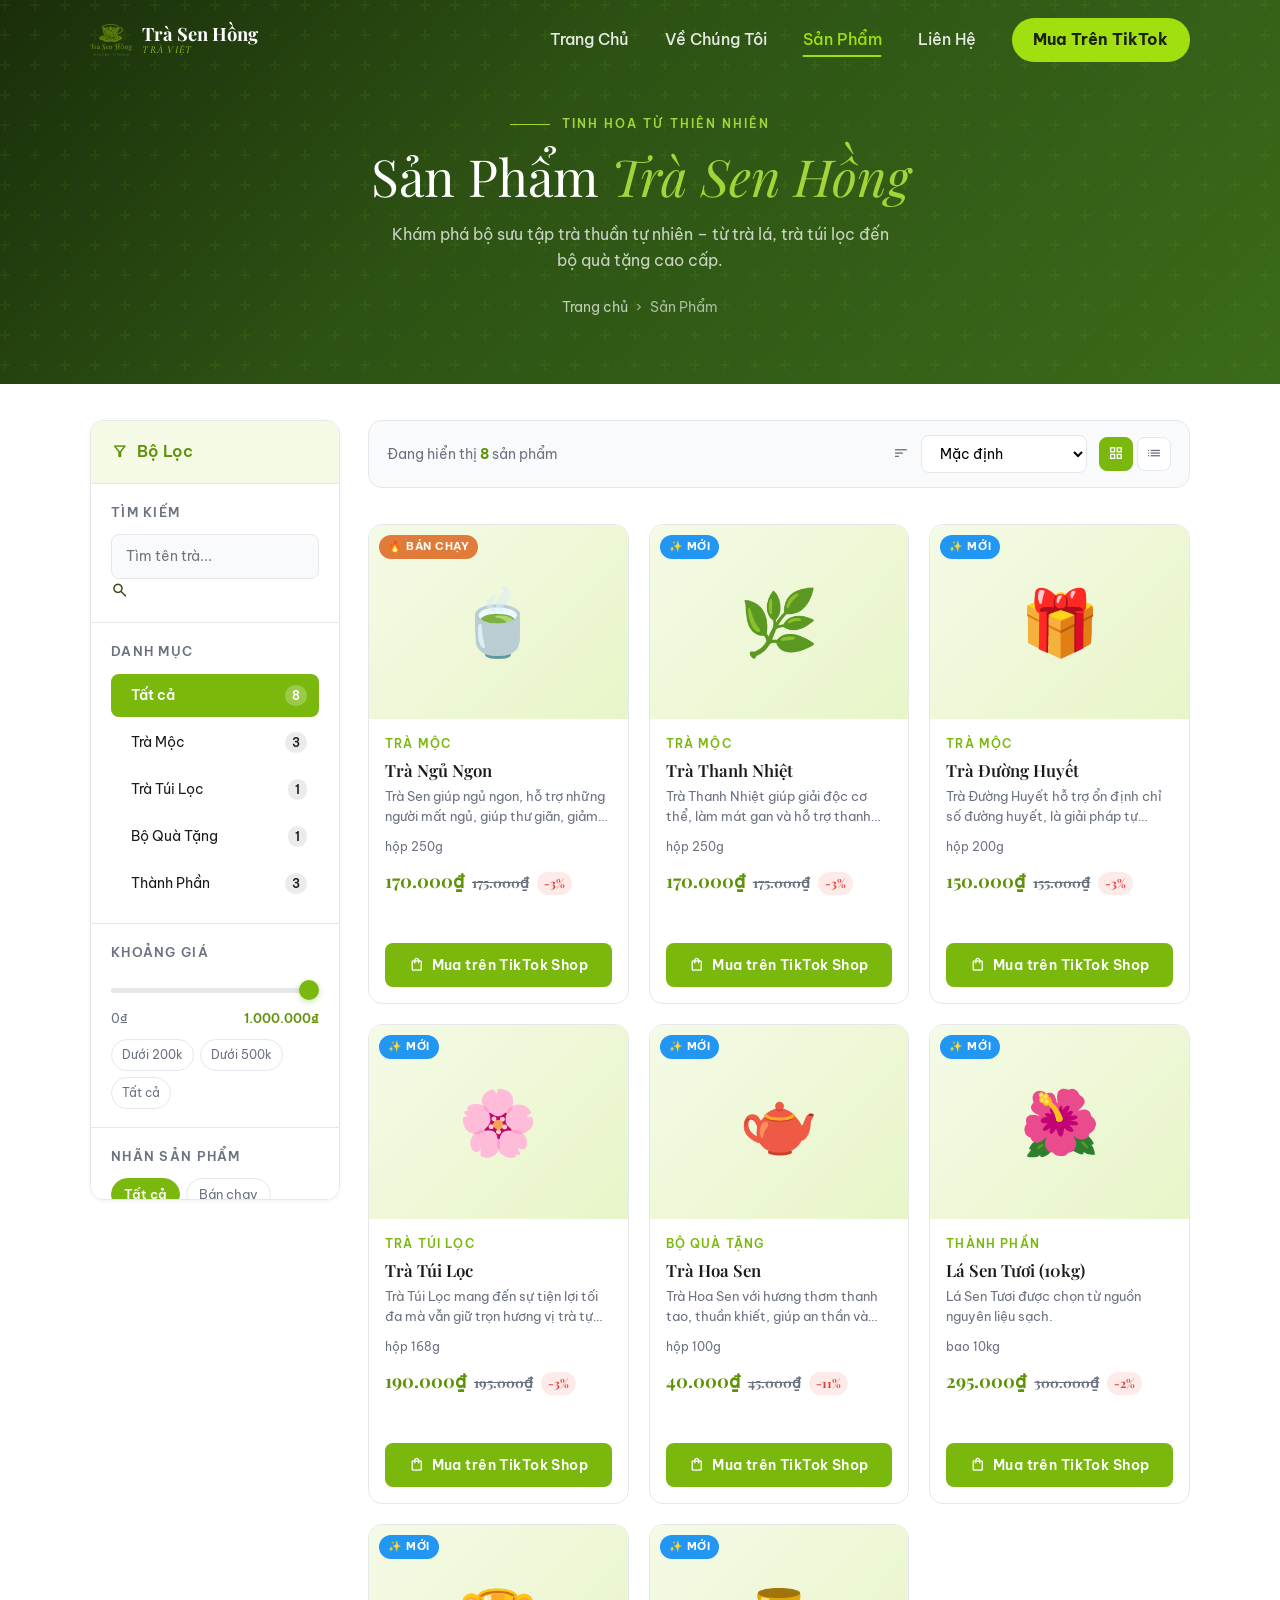
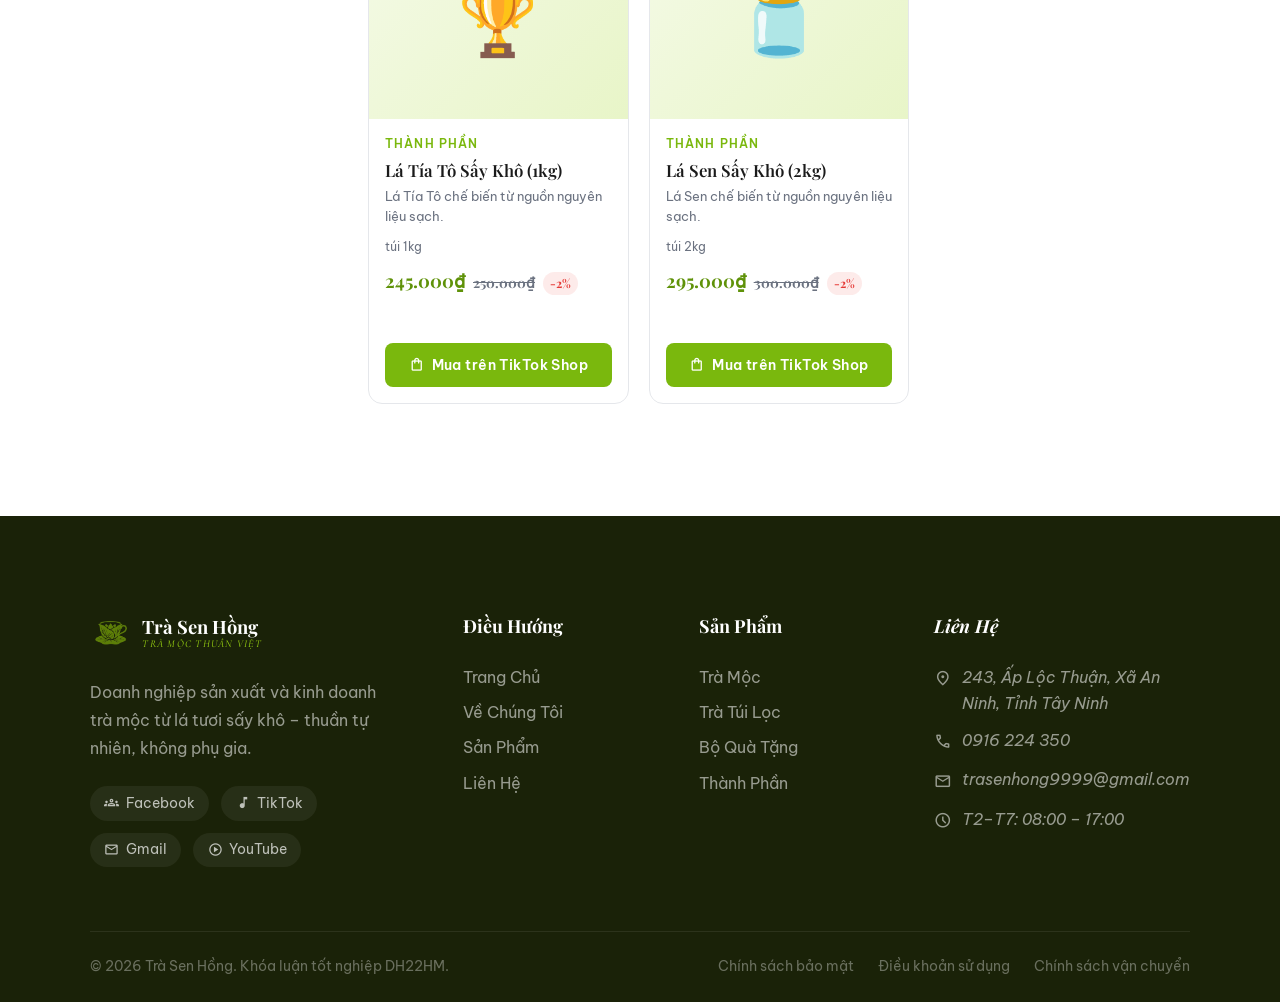
<file: shop.html>
<!doctype html>
<html lang="vi">
  <head>
    <meta charset="UTF-8" />
    <meta name="viewport" content="width=device-width, initial-scale=1.0" />
    <title>Sản Phẩm – Trà Sen Hồng | Trà Mộc Thiên Nhiên</title>
    <meta
      name="description"
      content="Giới thiệu sản phẩm Trà Sen Hồng – Trà mộc, Trà túi lọc, Bộ quà tặng, Thành phần. Đặt mua nhanh chóng trên TikTok Shop."
    />
    <link rel="canonical" href="https://trasenhong.vn/shop.html" />
    <meta property="og:title" content="Sản Phẩm – Trà Sen Hồng" />
    <meta property="og:type" content="website" />
    <link rel="icon" type="image/png" href="./assets/icon/lono_notext.png" />
    <link rel="preconnect" href="https://fonts.googleapis.com" />
    <link rel="preconnect" href="https://fonts.gstatic.com" crossorigin />
    <link rel="stylesheet" href="css/main.css" />
    <link rel="stylesheet" href="css/shop.css" />
      <link href="https://fonts.googleapis.com/css2?family=Material+Symbols+Outlined:opsz,wght,FILL,GRAD@20..48,100..700,0..1,-50..200" rel="stylesheet" />
    <style>
      .material-symbols-outlined {
        font-size: 1.1em;
        vertical-align: -0.15em;
        line-height: 1;
        font-variation-settings: 'FILL' 0, 'wght' 400, 'GRAD' 0, 'opsz' 24;
      }
    </style>
</head>
  <body>
    <div class="page-loader" aria-hidden="true">
      <div class="loader__logo">Trà Sen Hồng</div>
      <div class="loader__bar-wrap"><div class="loader__bar"></div></div>
    </div>
    <div class="scroll-progress" aria-hidden="true"></div>
    <button class="back-to-top" aria-label="Lên đầu trang">↑</button>

    <header class="navbar scrolled" role="banner">
      <div class="container navbar__inner">
        <a
          href="index.html"
          class="navbar__logo"
          aria-label="Trà Sen Hồng – Trang chủ"
        >
          <img
            src="./assets/icon/logo.png"
            class="navbar__logo-img"
            alt="Logo Trà Sen Hồng"
          />
          <div class="navbar__logo-text">
            <span class="navbar__logo-name">Trà Sen Hồng</span>
            <span class="navbar__logo-tagline">Trà Việt</span>
          </div>
        </a>
        <nav class="navbar__menu" aria-label="Menu chính">
          <a href="index.html" class="navbar__link">Trang Chủ</a>
          <a href="about.html" class="navbar__link">Về Chúng Tôi</a>
          <a href="shop.html" class="navbar__link active">Sản Phẩm</a>
          <a href="contact.html" class="navbar__link">Liên Hệ</a>
          <a href="https://www.tiktok.com/@trasenhongloan" class="navbar__link navbar__cta ripple-wrap js-tiktok-shop" target="_blank" rel="noopener">Mua Trên TikTok</a>
          </nav>
        <button
          class="navbar__hamburger"
          aria-label="Mở menu"
          aria-expanded="false"
          aria-controls="mobile-drawer-shop"
        >
          <span class="hamburger-line"></span>
          <span class="hamburger-line"></span>
          <span class="hamburger-line"></span>
        </button>
      </div>
      <nav
        class="navbar__drawer"
        id="mobile-drawer-shop"
        aria-label="Menu di động"
      >
        <a href="index.html" class="navbar__link">Trang Chủ</a>
        <a href="about.html" class="navbar__link">Về Chúng Tôi</a>
        <a href="shop.html" class="navbar__link">Sản Phẩm</a>
        <a href="contact.html" class="navbar__link">Liên Hệ</a>
        <a href="https://www.tiktok.com/@trasenhongloan" class="navbar__link js-tiktok-shop" style="color: var(--clr-primary)" target="_blank" rel="noopener"><span class="material-symbols-outlined" aria-hidden="true">shopping_bag</span> Mua Trên TikTok</a>
        </nav>
    </header>

    <section class="shop-hero" aria-label="Cửa hàng Trà Sen Hồng">
      <div class="shop-hero__decor" aria-hidden="true">
        <span class="decor-leaf decor-leaf--1"></span>
        <span class="decor-leaf decor-leaf--2"></span>
        <span class="decor-leaf decor-leaf--3"></span>
      </div>
      <div class="container shop-hero__content">
        <p class="shop-hero__eyebrow">
          <span class="shop-hero__line"></span> TINH HOA TỪ THIÊN NHIÊN
        </p>
        <h1 class="shop-hero__title">Sản Phẩm <em>Trà Sen Hồng</em></h1>
        <p class="shop-hero__desc">
          Khám phá bộ sưu tập trà thuần tự nhiên – từ trà lá, trà túi lọc đến bộ
          quà tặng cao cấp.
        </p>
        <nav class="shop-breadcrumb" aria-label="Breadcrumb">
          <a href="index.html">Trang chủ</a>
          <span aria-hidden="true">›</span>
          <span aria-current="page">Sản Phẩm</span>
        </nav>
      </div>
    </section>

    <main class="shop-main container" id="shop">
      <aside class="shop-sidebar" id="shopSidebar" aria-label="Bộ lọc sản phẩm">
        <button
          class="sidebar-close"
          id="sidebarClose"
          aria-label="Đóng bộ lọc"
        >
          <span class="material-symbols-outlined" aria-hidden="true">close</span>
        </button>

        <div class="sidebar-block sidebar-block--header">
          <h2 class="sidebar-title">
            <span class="material-symbols-outlined" aria-hidden="true">filter_alt</span> Bộ Lọc
          </h2>
        </div>

        <div class="sidebar-block">
          <h3 class="sidebar-block__title">Tìm Kiếm</h3>
          <div class="search-wrap">
            <input
              type="search"
              id="searchInput"
              class="search-input"
              placeholder="Tìm tên trà..."
              aria-label="Tìm kiếm sản phẩm"
              autocomplete="off"
            />
            <span class="material-symbols-outlined" aria-hidden="true">search</span>
          </div>
        </div>

        <div class="sidebar-block">
          <h3 class="sidebar-block__title">Danh Mục</h3>
          <ul class="category-list" role="list">
            <li>
              <button
                class="category-btn active"
                data-category="all"
                aria-pressed="true"
              >
                <span class="cat-icon"></span> Tất cả<span
                  class="cat-count"
                  id="count-all"
                ></span>
              </button>
            </li>
            <li>
              <button
                class="category-btn"
                data-category="tra-moc"
                aria-pressed="false"
              >
                <span class="cat-icon"></span> Trà Mộc<span
                  class="cat-count"
                  id="count-tra-moc"
                ></span>
              </button>
            </li>
            <li>
              <button
                class="category-btn"
                data-category="tra-tui-loc"
                aria-pressed="false"
              >
                <span class="cat-icon"></span> Trà Túi Lọc<span
                  class="cat-count"
                  id="count-tra-tui-loc"
                ></span>
              </button>
            </li>
            <li>
              <button
                class="category-btn"
                data-category="qua-tang"
                aria-pressed="false"
              >
                <span class="cat-icon"></span> Bộ Quà Tặng<span
                  class="cat-count"
                  id="count-qua-tang"
                ></span>
              </button>
            </li>
            <li>
              <button
                class="category-btn"
                data-category="thanh-phan"
                aria-pressed="false"
              >
                <span class="cat-icon"></span> Thành Phần<span
                  class="cat-count"
                  id="count-thanh-phan"
                ></span>
              </button>
            </li>
          </ul>
        </div>

        <div class="sidebar-block">
          <h3 class="sidebar-block__title">Khoảng Giá</h3>
          <div class="price-range-wrap">
            <input
              type="range"
              id="priceRange"
              class="price-range"
              min="0"
              max="1000000"
              value="1000000"
              step="50000"
              aria-label="Giá tối đa"
            />
            <div class="price-range-labels">
              <span>0₫</span>
              <span id="priceDisplay" class="price-range-value"
                >1.000.000₫</span
              >
            </div>
          </div>
          <div class="price-quick-btns">
            <button class="price-quick" data-max="200000">Dưới 200k</button>
            <button class="price-quick" data-max="500000">Dưới 500k</button>
            <button class="price-quick" data-max="1000000">Tất cả</button>
          </div>
        </div>

        <div class="sidebar-block">
          <h3 class="sidebar-block__title">Nhãn Sản Phẩm</h3>
          <div class="tag-filter-wrap">
            <button class="tag-filter active" data-tag="all">Tất cả</button>
            <button class="tag-filter" data-tag="bestseller">Bán chạy</button>
            <button class="tag-filter" data-tag="new">Mới</button>
            <button class="tag-filter" data-tag="sale">Giảm giá</button>
          </div>
        </div>

        <button class="btn-reset-filter" id="resetFilter">
          <span class="material-symbols-outlined" aria-hidden="true">restart_alt</span> Đặt lại bộ lọc
        </button>
      </aside>

      <section class="shop-content" aria-label="Danh sách sản phẩm">
        <div class="shop-topbar">
          <div class="shop-topbar__left">
            <button
              class="filter-toggle-btn"
              id="filterToggle"
              aria-label="Mở bộ lọc"
              aria-expanded="false"
            >
              <span class="material-symbols-outlined" aria-hidden="true">tune</span> Bộ lọc
            </button>
            <span class="result-count"
              >Đang hiển thị <strong id="resultCount">0</strong> sản phẩm</span
            >
          </div>
          <div class="shop-topbar__right">
            <label for="sortSelect" class="sort-label"
              ><span class="material-symbols-outlined" aria-hidden="true">sort</span></label>
            <select
              id="sortSelect"
              class="sort-select"
              aria-label="Sắp xếp sản phẩm"
            >
              <option value="default">Mặc định</option>
              <option value="price-asc">Giá: Thấp → Cao</option>
              <option value="price-desc">Giá: Cao → Thấp</option>
              <option value="newest">Mới nhất</option>
              <option value="popular">Phổ biến nhất</option>
            </select>
            <div class="view-toggle" role="group" aria-label="Chế độ xem">
              <button
                class="view-btn active"
                id="gridView"
                aria-label="Dạng lưới"
                aria-pressed="true"
              >
                <span class="material-symbols-outlined" aria-hidden="true">grid_view</span>
              </button>
              <button
                class="view-btn"
                id="listView"
                aria-label="Dạng danh sách"
                aria-pressed="false"
              >
                <span class="material-symbols-outlined" aria-hidden="true">list</span>
              </button>
            </div>
          </div>
        </div>

        <div class="active-filters" id="activeFilters" aria-live="polite"></div>
        <div
          class="product-grid"
          id="productGrid"
          role="list"
          aria-label="Sản phẩm"
        ></div>

        <div class="no-results" id="noResults" hidden>
          <div class="no-results__icon"><span class="material-symbols-outlined" aria-hidden="true">eco</span></div>
          <h3>Không tìm thấy sản phẩm</h3>
          <p>Thử thay đổi bộ lọc hoặc từ khóa tìm kiếm.</p>
          <button
            class="btn-reset-filter small"
            onclick="document.getElementById('resetFilter').click()"
          >
            Xóa bộ lọc
          </button>
        </div>

        <nav class="pagination" id="pagination" aria-label="Phân trang"></nav>
      </section>
    </main>

    <div
      class="modal-overlay"
      id="quickViewOverlay"
      role="dialog"
      aria-modal="true"
      aria-label="Xem nhanh sản phẩm"
      hidden
    >
      <div class="modal-box" id="quickViewBox">
        <button class="modal-close" id="modalClose" aria-label="Đóng">
          <span class="material-symbols-outlined" aria-hidden="true">close</span>
        </button>
        <div class="modal-content" id="modalContent"></div>
      </div>
    </div>

    <div class="sidebar-overlay" id="sidebarOverlay"></div>

    <footer class="footer" role="contentinfo">
      <div class="container">
        <div class="footer__grid">
          <div class="footer__brand">
            <a href="index.html" class="navbar__logo">
              <img
                src="./assets/icon/lono_notext.png"
                class="navbar__logo-img"
                alt="Logo"
                aria-hidden="true"
              />
              <div class="navbar__logo-text">
                <span class="navbar__logo-name">Trà Sen Hồng</span>
                <span class="navbar__logo-tagline">Trà Mộc Thuần Việt</span>
              </div>
            </a>
            <p class="footer__tagline">
              Doanh nghiệp sản xuất và kinh doanh trà mộc từ lá tươi sấy khô –
              thuần tự nhiên, không phụ gia.
            </p>
            <div class="footer__socials">
              <a
                href="https://www.facebook.com/profile.php?id=100079732578251"
                class="footer__social-link"
                target="_blank"
                rel="noopener"
                ><span class="material-symbols-outlined" aria-hidden="true">groups</span> Facebook</a
              >
              <a
                href="https://www.tiktok.com/@trasenhongloan"
                class="footer__social-link"
                target="_blank"
                rel="noopener"
                ><span class="material-symbols-outlined" aria-hidden="true">music_note</span> TikTok</a
              >
              <a
                href="mailto:trasenhong9999@gmail.com"
                class="footer__social-link"
                ><span class="material-symbols-outlined" aria-hidden="true">mail</span> Gmail</a
              >
              <a
                href="https://www.youtube.com/@trasenhong"
                class="footer__social-link"
                target="_blank"
                rel="noopener"
                ><span class="material-symbols-outlined" aria-hidden="true">play_circle</span> YouTube</a
              >
            </div>
          </div>
          <nav aria-label="Liên kết trang">
            <h3 class="footer__col-title">Điều Hướng</h3>
            <ul class="footer__links">
              <li><a href="index.html" class="footer__link">Trang Chủ</a></li>
              <li>
                <a href="about.html" class="footer__link">Về Chúng Tôi</a>
              </li>
              <li><a href="shop.html" class="footer__link">Sản Phẩm</a></li>
              <li><a href="contact.html" class="footer__link">Liên Hệ</a></li>
            </ul>
          </nav>
          <nav aria-label="Danh mục">
            <h3 class="footer__col-title">Sản Phẩm</h3>
            <ul class="footer__links">
              <li>
                <a href="shop.html?cat=tra-moc" class="footer__link">Trà Mộc</a>
              </li>
              <li>
                <a href="shop.html?cat=tra-tui-loc" class="footer__link"
                  >Trà Túi Lọc</a
                >
              </li>
              <li>
                <a href="shop.html?cat=qua-tang" class="footer__link"
                  >Bộ Quà Tặng</a
                >
              </li>
              <li>
                <a href="shop.html?cat=thanh-phan" class="footer__link"
                  >Thành Phần</a
                >
              </li>
            </ul>
          </nav>
          <address>
            <h3 class="footer__col-title">Liên Hệ</h3>
            <ul class="footer__contact-items">
              <li class="footer__contact-item">
                <span class="footer__contact-icon"><span class="material-symbols-outlined" aria-hidden="true">location_on</span></span
                ><span>243, Ấp Lộc Thuận, Xã An Ninh, Tỉnh Tây Ninh</span>
              </li>
              <li class="footer__contact-item">
                <span class="footer__contact-icon"><span class="material-symbols-outlined" aria-hidden="true">phone</span></span
                ><a href="tel:+840916224350" style="color: inherit"
                  >0916 224 350</a
                >
              </li>
              <li class="footer__contact-item">
                <span class="footer__contact-icon"><span class="material-symbols-outlined" aria-hidden="true">mail</span></span
                ><a
                  href="mailto:trasenhong9999@gmail.com"
                  style="color: inherit"
                  >trasenhong9999@gmail.com</a
                >
              </li>
              <li class="footer__contact-item">
                <span class="footer__contact-icon"><span class="material-symbols-outlined" aria-hidden="true">schedule</span></span
                ><span>T2–T7: 08:00 – 17:00</span>
              </li>
            </ul>
          </address>
        </div>
        <div class="footer__bottom">
          <p class="footer__copy">
            © 2026 <a href="index.html">Trà Sen Hồng</a>. Khóa luận tốt nghiệp
            DH22HM.
          </p>
          <nav class="footer__legal" aria-label="Pháp lý">
            <a href="#">Chính sách bảo mật</a>
            <a href="#">Điều khoản sử dụng</a>
            <a href="#">Chính sách vận chuyển</a>
          </nav>
        </div>
      </div>
    </footer>

    <script src="js/main.js" defer></script>
    <script src="js/navbar.js" defer></script>
    <script src="js/products-data.js"></script>
    <script src="js/shop.js"></script>
  </body>
</html>
</file>
<file: css/main.css>
@import url("https://fonts.googleapis.com/css2?family=Playfair+Display:ital,wght@0,600;0,700;1,600&family=Be+Vietnam+Pro:wght@400;500;600;700&family=Cormorant+Garamond:ital,wght@1,500;1,600&display=swap");

/* ─── DESIGN TOKENS ──────────────────────────────────────────── */
:root {
  --clr-primary: #a1df11;
  --clr-primary-dark: #7ab80d;
  --clr-primary-light: #c8f04a;
  --clr-primary-muted: #e8f9be;
  --clr-accent: #2d5016;
  --clr-accent-mid: #4a7c1f;
  --clr-earth: #8b6914;
  --clr-earth-light: #d4a843;
  --clr-earth-pale: #fdf6e3;
  --clr-dark: #1a2208;
  --clr-dark-mid: #2c3d10;
  --clr-text-dark: #1e2d09;
  --clr-text-body: #3d4a1e;
  --clr-text-muted: #6b7a45;
  --clr-white: #ffffff;
  --clr-off-white: #f9fdf0;

  --font-display: "Playfair Display", Georgia, serif;
  --font-body: "Be Vietnam Pro", sans-serif;
  --font-accent: "Cormorant Garamond", Georgia, serif;

  --fs-xs: clamp(0.75rem, 1.5vw, 0.85rem);
  --fs-sm: clamp(0.875rem, 1.8vw, 1rem);
  --fs-base: clamp(1rem, 2vw, 1.125rem);
  --fs-md: clamp(1.125rem, 2.5vw, 1.35rem);
  --fs-lg: clamp(1.35rem, 3vw, 1.75rem);
  --fs-xl: clamp(1.75rem, 4vw, 2.5rem);
  --fs-2xl: clamp(2.2rem, 5vw, 3.5rem);
  --fs-3xl: clamp(2.8rem, 6vw, 5rem);

  --space-xs: 0.5rem;
  --space-sm: 1rem;
  --space-md: 1.5rem;
  --space-lg: 2.5rem;
  --space-xl: 4rem;
  --space-2xl: 6rem;
  --space-3xl: 9rem;

  --radius-sm: 6px;
  --radius-md: 12px;
  --radius-lg: 20px;
  --radius-xl: 40px;
  --radius-pill: 999px;

  --shadow-sm: 0 2px 8px rgba(45, 80, 22, 0.12);
  --shadow-md: 0 6px 24px rgba(45, 80, 22, 0.18);
  --shadow-lg: 0 16px 48px rgba(45, 80, 22, 0.22);
  --shadow-glow: 0 0 30px rgba(161, 223, 17, 0.35);

  --ease-out: cubic-bezier(0.25, 0.46, 0.45, 0.94);
  --ease-spring: cubic-bezier(0.34, 1.56, 0.64, 1);
  --dur-fast: 0.2s;
  --dur-mid: 0.4s;
  --dur-slow: 0.7s;

  --container-max: 1280px;
  --nav-height: 80px;
  --section-pad: clamp(3rem, 8vw, 7rem);
}

/* ─── RESET & BASE ───────────────────────────────────────────── */
*,
*::before,
*::after {
  box-sizing: border-box;
  margin: 0;
  padding: 0;
}
html {
  scroll-behavior: smooth;
  font-size: 16px;
}
body {
  font-family: var(--font-body);
  color: var(--clr-text-body);
  background: var(--clr-white);
  line-height: 1.6;
  overflow-x: hidden;
}
img,
video {
  display: block;
  max-width: 100%;
}
a {
  text-decoration: none;
  color: inherit;
}
button {
  cursor: pointer;
  border: none;
  background: none;
  font: inherit;
}
ul {
  list-style: none;
}
input,
textarea,
select {
  font: inherit;
}

.container {
  width: 100%;
  max-width: var(--container-max);
  margin-inline: auto;
  padding-inline: clamp(1rem, 4vw, 2.5rem);
}

.section {
  padding-block: var(--section-pad);
}
.text-center {
  text-align: center;
}

.section-label {
  display: inline-flex;
  align-items: center;
  gap: 0.6rem;
  font-size: var(--fs-xs);
  font-weight: 700;
  letter-spacing: 0.18em;
  text-transform: uppercase;
  color: var(--clr-accent);
  margin-bottom: var(--space-sm);
}
.section-label::before,
.section-label::after {
  content: "";
  display: block;
  width: 28px;
  height: 1.5px;
  background: currentColor;
  opacity: 0.5;
}

.section-heading {
  font-family: var(--font-display);
  font-size: var(--fs-2xl);
  font-weight: 700;
  color: var(--clr-text-dark);
  line-height: 1.15;
  margin-bottom: var(--space-sm);
}
.section-heading span {
  color: var(--clr-accent);
}
.section-subtext {
  font-size: var(--fs-base);
  color: var(--clr-text-muted);
  max-width: 60ch;
  line-height: 1.8;
}

/* ─── BUTTONS ────────────────────────────────────────────────── */
.btn {
  display: inline-flex;
  align-items: center;
  gap: 0.5rem;
  padding: 0.85rem 1.75rem;
  font-size: var(--fs-sm);
  font-weight: 700;
  border-radius: var(--radius-pill);
  transition: all var(--dur-fast) var(--ease-spring);
  position: relative;
  overflow: hidden;
  white-space: nowrap;
}
.btn-primary {
  background: var(--clr-primary);
  color: var(--clr-dark);
}
.btn-primary:hover {
  background: var(--clr-primary-light);
  transform: translateY(-2px);
  box-shadow: 0 6px 20px rgba(161, 223, 17, 0.4);
}
.btn-outline {
  background: transparent;
  border: 2px solid rgba(255, 255, 255, 0.5);
  color: var(--clr-white);
}
.btn-outline:hover {
  border-color: var(--clr-primary);
  color: var(--clr-primary);
  transform: translateY(-2px);
}
.btn-dark {
  background: var(--clr-dark);
  color: var(--clr-white);
}
.btn-dark:hover {
  background: var(--clr-dark-mid);
  transform: translateY(-2px);
  box-shadow: var(--shadow-md);
}

/* Ripple */
.ripple-wrap {
  overflow: hidden;
}
.ripple {
  position: absolute;
  border-radius: 50%;
  background: rgba(255, 255, 255, 0.3);
  transform: scale(0);
  animation: rippleAnim 0.6s linear;
  pointer-events: none;
}
@keyframes rippleAnim {
  to {
    transform: scale(4);
    opacity: 0;
  }
}

/* ─── PAGE LOADER ────────────────────────────────────────────── */
.page-loader {
  position: fixed;
  inset: 0;
  background: var(--clr-dark);
  z-index: 9999;
  display: flex;
  flex-direction: column;
  align-items: center;
  justify-content: center;
  gap: var(--space-md);
  transition:
    opacity var(--dur-mid) var(--ease-out),
    visibility var(--dur-mid);
}
.page-loader.hidden {
  opacity: 0;
  visibility: hidden;
  pointer-events: none;
}
.loader__logo {
  font-family: var(--font-display);
  font-size: var(--fs-xl);
  color: var(--clr-primary);
}
.loader__bar-wrap {
  width: 200px;
  height: 3px;
  background: rgba(255, 255, 255, 0.1);
  border-radius: 2px;
  overflow: hidden;
}
.loader__bar {
  height: 100%;
  background: var(--clr-primary);
  border-radius: 2px;
  animation: loaderBar 0.8s var(--ease-out) forwards;
}
@keyframes loaderBar {
  from {
    width: 0;
  }
  to {
    width: 100%;
  }
}

/* ─── SCROLL PROGRESS ────────────────────────────────────────── */
.scroll-progress {
  position: fixed;
  top: 0;
  left: 0;
  height: 3px;
  background: var(--clr-primary);
  z-index: 2000;
  transition: width 0.1s linear;
}

/* ─── BACK TO TOP ────────────────────────────────────────────── */
.back-to-top {
  position: fixed;
  bottom: 2rem;
  right: 2rem;
  width: 46px;
  height: 46px;
  border-radius: 50%;
  background: var(--clr-primary);
  color: var(--clr-dark);
  font-size: 1.1rem;
  font-weight: 700;
  z-index: 100;
  opacity: 0;
  transform: translateY(16px);
  transition: all var(--dur-mid) var(--ease-spring);
  box-shadow: var(--shadow-md);
  display: flex;
  align-items: center;
  justify-content: center;
}
.back-to-top.visible {
  opacity: 1;
  transform: translateY(0);
}
.back-to-top:hover {
  background: var(--clr-primary-light);
  transform: translateY(-3px);
}

/* ─── REVEAL ANIMATIONS ──────────────────────────────────────── */
[data-reveal] {
  opacity: 0;
  transform: translateY(32px);
  transition:
    opacity 0.8s var(--ease-out),
    transform 0.8s var(--ease-out);
}
[data-reveal="left"] {
  transform: translateX(-32px);
}
[data-reveal="right"] {
  transform: translateX(32px);
}
[data-reveal].revealed,
[data-reveal="left"].revealed,
[data-reveal="right"].revealed {
  opacity: 1;
  transform: none;
}

.stagger-children > * {
  opacity: 0;
  transform: translateY(24px);
  transition:
    opacity 0.6s var(--ease-out),
    transform 0.6s var(--ease-out);
}
.stagger-children.revealed > *:nth-child(1) {
  transition-delay: 0s;
}
.stagger-children.revealed > *:nth-child(2) {
  transition-delay: 0.1s;
}
.stagger-children.revealed > *:nth-child(3) {
  transition-delay: 0.2s;
}
.stagger-children.revealed > *:nth-child(4) {
  transition-delay: 0.3s;
}
.stagger-children.revealed > *:nth-child(5) {
  transition-delay: 0.4s;
}
.stagger-children.revealed > * {
  opacity: 1;
  transform: none;
}

/* Leaf particle */
.leaf-particle {
  position: absolute;
  top: -2rem;
  pointer-events: none;
  animation: leafFall linear forwards;
  z-index: 1;
  user-select: none;
}
@keyframes leafFall {
  0% {
    transform: translateY(0) rotate(0deg);
    opacity: 0.9;
  }
  100% {
    transform: translateY(110vh) rotate(360deg);
    opacity: 0;
  }
}

/* Float animation */
.float-anim {
  animation: floatUpDown 4s ease-in-out infinite;
}
@keyframes floatUpDown {
  0%,
  100% {
    transform: translateY(0);
  }
  50% {
    transform: translateY(-10px);
  }
}

/* ─── NAVBAR ─────────────────────────────────────────────────── */
.navbar {
  position: fixed;
  top: 0;
  left: 0;
  right: 0;
  z-index: 1000;
  height: var(--nav-height);
  transition:
    background var(--dur-mid) var(--ease-out),
    box-shadow var(--dur-mid) var(--ease-out);
}
.navbar.transparent {
  background: transparent;
}
.navbar.scrolled {
  background: transparent;
  box-shadow: 0 2px 24px rgba(0, 0, 0, 0.3);
}
/* Dùng ::before để áp backdrop-filter thay vì áp trực tiếp lên .navbar.
   Lý do: backdrop-filter/filter/transform trên .navbar sẽ tạo ra một
   "containing block" mới cho các phần tử con có position:fixed (như
   .navbar__drawer), khiến menu mobile bị "fixed" theo khung .navbar
   thay vì theo toàn màn hình khi trang đã cuộn (có class .scrolled). */
.navbar.scrolled::before {
  content: "";
  position: absolute;
  inset: 0;
  z-index: -1;
  background: rgba(26, 34, 8, 0.92);
  backdrop-filter: blur(16px);
  -webkit-backdrop-filter: blur(16px);
}
.navbar__inner {
  display: flex;
  align-items: center;
  justify-content: space-between;
  height: 100%;
}
.navbar__logo {
  display: flex;
  align-items: center;
  gap: 0.65rem;
  z-index: 10;
}
.navbar__logo-img {
  width: 42px;
  height: 42px;
  object-fit: contain;
}
.navbar__logo-text {
  display: flex;
  flex-direction: column;
  line-height: 1.1;
}
.navbar__logo-name {
  font-family: var(--font-display);
  font-size: 1.15rem;
  font-weight: 700;
  color: var(--clr-white);
}
.navbar__logo-tagline {
  font-family: var(--font-accent);
  font-size: 0.65rem;
  color: var(--clr-primary);
  letter-spacing: 0.12em;
  text-transform: uppercase;
  font-style: italic;
}
.navbar__menu {
  display: flex;
  align-items: center;
  gap: 0.25rem;
}
.navbar__link {
  position: relative;
  padding: 0.5rem 1rem;
  font-size: var(--fs-sm);
  font-weight: 500;
  color: rgba(255, 255, 255, 0.88);
  border-radius: var(--radius-sm);
  transition: color var(--dur-fast) var(--ease-out);
}
.navbar__link::after {
  content: "";
  position: absolute;
  bottom: 4px;
  left: 50%;
  transform: translateX(-50%) scaleX(0);
  width: calc(100% - 2rem);
  height: 2px;
  background: var(--clr-primary);
  border-radius: 2px;
  transition: transform var(--dur-fast) var(--ease-spring);
}
.navbar__link:hover,
.navbar__link.active {
  color: var(--clr-primary);
}
.navbar__link:hover::after,
.navbar__link.active::after {
  transform: translateX(-50%) scaleX(1);
}

.navbar__cta {
  margin-left: var(--space-sm);
  padding: 0.55rem 1.35rem;
  background: var(--clr-primary);
  color: var(--clr-dark) !important;
  font-weight: 700;
  border-radius: var(--radius-pill);
  font-size: var(--fs-sm);
  transition: all var(--dur-fast) var(--ease-spring) !important;
}
.navbar__cta:hover {
  background: var(--clr-primary-light) !important;
  transform: translateY(-1px);
  box-shadow: 0 4px 16px rgba(161, 223, 17, 0.4);
}
.navbar__cta::after {
  display: none !important;
}

.navbar__hamburger {
  display: none;
  flex-direction: column;
  justify-content: center;
  gap: 5px;
  width: 40px;
  height: 40px;
  padding: 4px;
  z-index: 10;
  border-radius: var(--radius-sm);
}
.navbar__hamburger:hover {
  background: rgba(255, 255, 255, 0.1);
}
.hamburger-line {
  display: block;
  width: 100%;
  height: 2.5px;
  background: var(--clr-white);
  border-radius: 2px;
  transition:
    transform var(--dur-mid) var(--ease-spring),
    opacity var(--dur-fast),
    width var(--dur-mid) var(--ease-spring);
  transform-origin: center;
}
.navbar__hamburger.open .hamburger-line:nth-child(1) {
  transform: translateY(7.5px) rotate(45deg);
}
.navbar__hamburger.open .hamburger-line:nth-child(2) {
  opacity: 0;
  width: 0;
}
.navbar__hamburger.open .hamburger-line:nth-child(3) {
  transform: translateY(-7.5px) rotate(-45deg);
}

.navbar__drawer {
  display: none;
  position: fixed;
  inset: 0;
  z-index: 999;
  background: rgba(26, 34, 8, 0.97);
  backdrop-filter: blur(20px);
  flex-direction: column;
  align-items: center;
  justify-content: center;
  gap: var(--space-sm);
  opacity: 0;
  pointer-events: none;
  transition: opacity var(--dur-mid) var(--ease-out);
}
.navbar__drawer.open {
  opacity: 1;
  pointer-events: all;
}
.navbar__drawer .navbar__link {
  font-size: var(--fs-xl);
  font-family: var(--font-display);
  padding: var(--space-sm) var(--space-lg);
  color: rgba(255, 255, 255, 0.9);
  transform: translateY(20px);
  opacity: 0;
  transition:
    transform var(--dur-mid) var(--ease-spring),
    opacity var(--dur-mid) var(--ease-out),
    color var(--dur-fast);
}
.navbar__drawer.open .navbar__link {
  transform: translateY(0);
  opacity: 1;
}
.navbar__drawer .navbar__link:nth-child(1) {
  transition-delay: 0.05s;
}
.navbar__drawer .navbar__link:nth-child(2) {
  transition-delay: 0.1s;
}
.navbar__drawer .navbar__link:nth-child(3) {
  transition-delay: 0.15s;
}
.navbar__drawer .navbar__link:nth-child(4) {
  transition-delay: 0.2s;
}
.navbar__drawer .navbar__link:nth-child(5) {
  transition-delay: 0.25s;
}

/* ─── HERO ───────────────────────────────────────────────────── */
.hero {
  position: relative;
  height: 100vh;
  height: 100svh;
  min-height: 600px;
  display: flex;
  align-items: center;
  overflow: hidden;
}
.hero__video-wrap {
  position: absolute;
  inset: 0;
  z-index: 0;
}
.hero__video {
  width: 100%;
  height: 100%;
  object-fit: cover;
  transform: scale(1.05);
  animation: heroVideoZoom 18s ease-out forwards;
}
.hero__overlay {
  position: absolute;
  inset: 0;
  z-index: 1;
  background: linear-gradient(
    to bottom,
    rgba(26, 34, 8, 0.35) 0%,
    rgba(26, 34, 8, 0.55) 50%,
    rgba(26, 34, 8, 0.8) 100%
  );
}
.hero__overlay::after {
  content: "";
  position: absolute;
  inset: 0;
  background-image: url("data:image/svg+xml,%3Csvg width='60' height='60' viewBox='0 0 60 60' xmlns='http://www.w3.org/2000/svg'%3E%3Cg fill='%23a1df11' fill-opacity='0.04'%3E%3Ccircle cx='30' cy='30' r='1'/%3E%3C/g%3E%3C/svg%3E");
  pointer-events: none;
}
.hero__content {
  position: relative;
  z-index: 2;
  max-width: 800px;
}
.hero__eyebrow {
  display: inline-flex;
  align-items: center;
  gap: 0.75rem;
  font-size: var(--fs-xs);
  font-weight: 600;
  letter-spacing: 0.2em;
  text-transform: uppercase;
  color: var(--clr-primary);
  margin-bottom: var(--space-md);
  opacity: 0;
  animation: fadeSlideUp 0.8s var(--ease-out) 0.3s forwards;
}
.hero__eyebrow-line {
  display: block;
  width: 40px;
  height: 1.5px;
  background: var(--clr-primary);
  border-radius: 2px;
}
.hero__title {
  font-family: var(--font-display);
  font-size: var(--fs-3xl);
  font-weight: 700;
  color: var(--clr-white);
  line-height: 1.1;
  margin-bottom: var(--space-md);
  opacity: 0;
  animation: fadeSlideUp 0.9s var(--ease-out) 0.5s forwards;
}
.hero__title em {
  font-style: italic;
  color: var(--clr-primary);
  display: block;
}
.hero__desc {
  font-size: var(--fs-md);
  color: rgba(255, 255, 255, 0.82);
  max-width: 52ch;
  line-height: 1.8;
  margin-bottom: var(--space-lg);
  opacity: 0;
  animation: fadeSlideUp 0.9s var(--ease-out) 0.7s forwards;
}
.hero__actions {
  display: flex;
  align-items: center;
  gap: var(--space-sm);
  flex-wrap: wrap;
  opacity: 0;
  animation: fadeSlideUp 0.9s var(--ease-out) 0.9s forwards;
}
.hero__scroll-cue {
  position: absolute;
  bottom: 2.5rem;
  left: 50%;
  transform: translateX(-50%);
  z-index: 2;
  display: flex;
  flex-direction: column;
  align-items: center;
  gap: 0.5rem;
  color: rgba(255, 255, 255, 0.6);
  font-size: var(--fs-xs);
  letter-spacing: 0.1em;
  text-transform: uppercase;
  animation: fadeSlideUp 1s var(--ease-out) 1.2s both;
}
.hero__scroll-mouse {
  width: 22px;
  height: 36px;
  border: 2px solid rgba(255, 255, 255, 0.4);
  border-radius: 12px;
  position: relative;
  display: flex;
  justify-content: center;
  padding-top: 6px;
}
.hero__scroll-mouse::before {
  content: "";
  display: block;
  width: 3px;
  height: 6px;
  background: var(--clr-primary);
  border-radius: 2px;
  animation: scrollDot 1.8s ease-in-out infinite;
}
.hero__badges {
  position: absolute;
  right: clamp(1.5rem, 5vw, 5rem);
  bottom: clamp(3rem, 10vh, 6rem);
  z-index: 2;
  display: flex;
  flex-direction: column;
  gap: var(--space-sm);
  opacity: 0;
  animation: fadeSlideUp 0.9s var(--ease-out) 1.1s forwards;
}
.hero__badge {
  display: flex;
  align-items: center;
  gap: 0.75rem;
  padding: 0.75rem 1.25rem;
  background: rgba(255, 255, 255, 0.08);
  backdrop-filter: blur(12px);
  border: 1px solid rgba(161, 223, 17, 0.2);
  border-radius: var(--radius-lg);
  color: var(--clr-white);
}
.hero__badge-num {
  font-family: var(--font-display);
  font-size: var(--fs-md);
  font-weight: 700;
  color: var(--clr-primary);
}
.hero__badge-label {
  font-size: var(--fs-xs);
  color: rgba(255, 255, 255, 0.7);
}

/* ─── PAGE HERO BANNER (subpages) ────────────────────────────── */
.page-hero {
  position: relative;
  height: clamp(280px, 42vh, 480px);
  display: flex;
  align-items: flex-end;
  overflow: hidden;
}
.page-hero__bg {
  position: absolute;
  inset: 0;
  z-index: 0;
}
.page-hero__bg img {
  width: 100%;
  height: 100%;
  object-fit: cover;
  transform: scale(1.06);
  animation: heroVideoZoom 10s ease-out forwards;
}
.page-hero__bg::after {
  content: "";
  position: absolute;
  inset: 0;
  background: linear-gradient(
    to top,
    rgba(26, 34, 8, 0.88) 0%,
    rgba(26, 34, 8, 0.42) 55%,
    rgba(26, 34, 8, 0.22) 100%
  );
}
.page-hero__content {
  position: relative;
  z-index: 1;
  padding-bottom: var(--space-xl);
  width: 100%;
}
.page-hero__breadcrumb {
  display: flex;
  align-items: center;
  gap: 0.5rem;
  font-size: var(--fs-xs);
  color: rgba(255, 255, 255, 0.6);
  margin-bottom: var(--space-sm);
  letter-spacing: 0.04em;
}
.page-hero__breadcrumb a {
  color: rgba(255, 255, 255, 0.6);
  transition: color var(--dur-fast);
}
.page-hero__breadcrumb a:hover {
  color: var(--clr-primary);
}
.page-hero__breadcrumb span {
  color: rgba(255, 255, 255, 0.3);
}
.page-hero__title {
  font-family: var(--font-display);
  font-size: clamp(1.8rem, 4vw, 3rem);
  color: var(--clr-white);
  font-weight: 700;
  line-height: 1.15;
  opacity: 0;
  animation: fadeSlideUp 0.8s var(--ease-out) 0.2s forwards;
}
.page-hero__title em {
  display: block;
  font-style: italic;
  color: var(--clr-primary);
  font-size: 0.62em;
  margin-top: 0.25rem;
}

/* ─── ABOUT SECTION ──────────────────────────────────────────── */
.about {
  background: var(--clr-off-white);
  overflow: hidden;
}
.about__inner {
  display: grid;
  grid-template-columns: 1fr 1fr;
  gap: clamp(2rem, 6vw, 5rem);
  align-items: center;
}
.about__image-wrap {
  position: relative;
  border-radius: var(--radius-xl);
  overflow: hidden;
  aspect-ratio: 4/5;
  box-shadow: var(--shadow-lg);
}
.about__image-wrap img {
  width: 100%;
  height: 100%;
  object-fit: cover;
  transition: transform var(--dur-slow) var(--ease-out);
}
.about__image-wrap:hover img {
  transform: scale(1.04);
}
.about__image-wrap::before {
  content: "";
  position: absolute;
  inset: -12px;
  border: 2px solid var(--clr-primary);
  border-radius: calc(var(--radius-xl) + 12px);
  z-index: -1;
  opacity: 0.4;
}
.about__image-badge {
  position: absolute;
  bottom: 1.5rem;
  right: -1rem;
  background: var(--clr-primary);
  color: var(--clr-dark);
  padding: 1rem 1.5rem;
  border-radius: var(--radius-lg);
  text-align: center;
  box-shadow: var(--shadow-md);
}
.about__image-badge strong {
  display: block;
  font-family: var(--font-display);
  font-size: var(--fs-xl);
  line-height: 1;
  font-weight: 700;
}
.about__image-badge span {
  font-size: var(--fs-xs);
  font-weight: 600;
  letter-spacing: 0.05em;
}
.about__desc {
  font-size: var(--fs-base);
  color: var(--clr-text-body);
  line-height: 1.85;
  margin-bottom: var(--space-lg);
}
.about__values {
  display: grid;
  grid-template-columns: 1fr 1fr;
  gap: var(--space-sm);
  margin-bottom: var(--space-lg);
}
.about__value-item {
  display: flex;
  align-items: flex-start;
  gap: 0.75rem;
  padding: 1rem;
  background: var(--clr-primary-muted);
  border-radius: var(--radius-md);
  border-left: 3px solid var(--clr-primary);
}
.about__value-text strong {
  display: block;
  font-size: var(--fs-sm);
  font-weight: 700;
  color: var(--clr-accent);
  margin-bottom: 0.15rem;
}
.about__value-text span {
  font-size: var(--fs-xs);
  color: var(--clr-text-muted);
}

/* ─── STATS ──────────────────────────────────────────────────── */
.stats {
  background: linear-gradient(
    135deg,
    var(--clr-accent) 0%,
    var(--clr-dark) 100%
  );
  position: relative;
  overflow: hidden;
}
.stats::before {
  content: "";
  position: absolute;
  inset: 0;
  background: radial-gradient(
    ellipse at 30% 50%,
    rgba(161, 223, 17, 0.12) 0%,
    transparent 60%
  );
}
.stats__grid {
  display: grid;
  grid-template-columns: repeat(4, 1fr);
  position: relative;
  z-index: 1;
}
.stats__item {
  text-align: center;
  padding: var(--space-lg) var(--space-sm);
  position: relative;
}
.stats__item:not(:last-child)::after {
  content: "";
  position: absolute;
  top: 20%;
  right: 0;
  width: 1px;
  height: 60%;
  background: rgba(255, 255, 255, 0.15);
}
.stats__number {
  font-family: var(--font-display);
  font-size: var(--fs-3xl);
  font-weight: 700;
  color: var(--clr-primary);
  line-height: 1;
  margin-bottom: 0.35rem;
}
.stats__unit {
  font-size: var(--fs-xl);
  color: var(--clr-primary-light);
}
.stats__label {
  font-size: var(--fs-sm);
  color: rgba(255, 255, 255, 0.65);
  letter-spacing: 0.04em;
}

/* ─── PRODUCTS SLIDER ────────────────────────────────────────── */
.products {
  background: var(--clr-dark);
  overflow: hidden;
  position: relative;
}
.products::before {
  content: "";
  position: absolute;
  top: -80px;
  left: 0;
  right: 0;
  height: 80px;
  background: var(--clr-off-white);
  clip-path: ellipse(55% 100% at 50% 0%);
}
.products__header {
  margin-bottom: var(--space-xl);
}
.products__header .section-label {
  color: var(--clr-primary);
}
.products__header .section-heading {
  color: var(--clr-white);
}
.slider {
  position: relative;
}
.slider__track-wrap {
  overflow: hidden;
  border-radius: var(--radius-xl);
}
.slider__track {
  display: flex;
  transition: transform 0.55s var(--ease-out);
}
.product-card {
  flex: 0 0 100%;
  display: grid;
  grid-template-columns: 1fr 1fr;
  min-height: 480px;
}
.product-card__image-wrap {
  position: relative;
  overflow: hidden;
  border-radius: var(--radius-xl) 0 0 var(--radius-xl);
}
.product-card__image-wrap img {
  width: 100%;
  height: 100%;
  object-fit: cover;
  transition: transform var(--dur-slow) var(--ease-out);
}
.product-card:hover .product-card__image-wrap img {
  transform: scale(1.06);
}
.product-card__tag {
  position: absolute;
  top: 1.25rem;
  left: 1.25rem;
  padding: 0.35rem 0.9rem;
  background: var(--clr-primary);
  color: var(--clr-dark);
  font-size: var(--fs-xs);
  font-weight: 700;
  letter-spacing: 0.08em;
  text-transform: uppercase;
  border-radius: var(--radius-pill);
}
.product-card__info {
  background: var(--clr-dark-mid);
  padding: clamp(1.5rem, 4vw, 3rem);
  border-radius: 0 var(--radius-xl) var(--radius-xl) 0;
  display: flex;
  flex-direction: column;
  justify-content: center;
  gap: var(--space-sm);
}
.product-card__category {
  font-size: var(--fs-xs);
  font-weight: 600;
  letter-spacing: 0.15em;
  text-transform: uppercase;
  color: var(--clr-primary);
}
.product-card__name {
  font-family: var(--font-display);
  font-size: var(--fs-xl);
  color: var(--clr-white);
  line-height: 1.2;
}
.product-card__name em {
  display: block;
  font-style: italic;
  font-size: var(--fs-md);
  color: var(--clr-earth-light);
}
.product-card__desc {
  font-size: var(--fs-sm);
  color: rgba(255, 255, 255, 0.65);
  line-height: 1.75;
}
.product-card__specs {
  display: flex;
  gap: var(--space-md);
  flex-wrap: wrap;
}
.product-card__spec {
  display: flex;
  flex-direction: column;
  gap: 0.1rem;
}
.product-card__spec-label {
  font-size: var(--fs-xs);
  color: rgba(255, 255, 255, 0.45);
  letter-spacing: 0.06em;
}
.product-card__spec-value {
  font-size: var(--fs-sm);
  font-weight: 600;
  color: var(--clr-primary-light);
}
.product-card__price-row {
  display: flex;
  align-items: center;
  gap: var(--space-sm);
  padding-top: var(--space-xs);
  border-top: 1px solid rgba(255, 255, 255, 0.1);
}
.product-card__price {
  font-family: var(--font-display);
  font-size: var(--fs-xl);
  font-weight: 700;
  color: var(--clr-primary);
}
.product-card__price-unit {
  font-size: var(--fs-xs);
  color: rgba(255, 255, 255, 0.5);
}
.product-card__actions {
  display: flex;
  gap: var(--space-xs);
  flex-wrap: wrap;
}
.slider__controls {
  display: flex;
  align-items: center;
  justify-content: center;
  gap: var(--space-md);
  margin-top: var(--space-lg);
}
.slider__btn {
  width: 48px;
  height: 48px;
  border-radius: 50%;
  border: 2px solid rgba(161, 223, 17, 0.35);
  color: var(--clr-primary);
  display: flex;
  align-items: center;
  justify-content: center;
  font-size: 1.25rem;
  transition: all var(--dur-fast) var(--ease-spring);
}
.slider__btn:hover {
  background: var(--clr-primary);
  color: var(--clr-dark);
  border-color: var(--clr-primary);
  transform: scale(1.1);
}
.slider__btn:disabled {
  opacity: 0.3;
  cursor: not-allowed;
  transform: none;
}
.slider__dots {
  display: flex;
  gap: 0.5rem;
  align-items: center;
}
.slider__dot {
  width: 8px;
  height: 8px;
  border-radius: 50%;
  background: rgba(255, 255, 255, 0.25);
  transition: all var(--dur-fast) var(--ease-spring);
  cursor: pointer;
  border: none;
}
.slider__dot.active {
  background: var(--clr-primary);
  width: 24px;
  border-radius: 4px;
}

/* ─── PROCESS ────────────────────────────────────────────────── */
.process {
  background: var(--clr-primary-muted);
  overflow: hidden;
}
.process__steps {
  display: grid;
  grid-template-columns: repeat(4, 1fr);
  gap: var(--space-md);
  margin-top: var(--space-xl);
  position: relative;
}
.process__steps::before {
  content: "";
  position: absolute;
  top: 2.5rem;
  left: 10%;
  right: 10%;
  height: 2px;
  background: linear-gradient(
    to right,
    transparent,
    var(--clr-primary),
    transparent
  );
}
.process__step {
  display: flex;
  flex-direction: column;
  align-items: center;
  text-align: center;
  gap: var(--space-sm);
  position: relative;
  z-index: 1;
  padding: var(--space-md);
  background: var(--clr-white);
  border-radius: var(--radius-lg);
  box-shadow: var(--shadow-sm);
  transition:
    transform var(--dur-mid) var(--ease-spring),
    box-shadow var(--dur-mid) var(--ease-out);
}
.process__step:hover {
  transform: translateY(-6px);
  box-shadow: var(--shadow-md);
}
.process__step-num {
  position: absolute;
  top: -0.5rem;
  right: 1rem;
  font-family: var(--font-display);
  font-size: 3rem;
  font-weight: 700;
  color: var(--clr-primary-muted);
  line-height: 1;
  z-index: -1;
}
.process__step-title {
  font-family: var(--font-display);
  font-size: var(--fs-md);
  font-weight: 700;
  color: var(--clr-accent);
}
.process__step-desc {
  font-size: var(--fs-sm);
  color: var(--clr-text-muted);
  line-height: 1.65;
}

/* ─── TESTIMONIALS ───────────────────────────────────────────── */
.testimonials {
  background: var(--clr-white);
  overflow: hidden;
}
.testimonial-grid {
  display: grid;
  grid-template-columns: repeat(3, 1fr);
  gap: var(--space-md);
  margin-top: var(--space-xl);
}
.testimonial-card {
  background: var(--clr-off-white);
  border-radius: var(--radius-lg);
  padding: var(--space-lg);
  border: 1px solid rgba(161, 223, 17, 0.15);
  display: flex;
  flex-direction: column;
  gap: var(--space-sm);
  transition:
    transform var(--dur-mid) var(--ease-spring),
    box-shadow var(--dur-mid) var(--ease-out),
    border-color var(--dur-fast);
}
.testimonial-card:hover {
  transform: translateY(-4px);
  box-shadow: var(--shadow-md);
  border-color: var(--clr-primary);
}
.testimonial-card__stars {
  color: var(--clr-earth-light);
  font-size: 1rem;
}
.testimonial-card__text {
  font-family: var(--font-accent);
  font-size: var(--fs-md);
  font-style: italic;
  color: var(--clr-text-body);
  line-height: 1.7;
  flex: 1;
}
.testimonial-card__text::before {
  content: '"';
  font-size: 3rem;
  color: var(--clr-primary);
  line-height: 0.5;
  display: block;
  margin-bottom: 0.5rem;
}
.testimonial-card__author {
  display: flex;
  align-items: center;
  gap: 0.75rem;
  padding-top: var(--space-sm);
  border-top: 1px solid rgba(161, 223, 17, 0.2);
}
.testimonial-card__avatar {
  width: 44px;
  height: 44px;
  border-radius: 50%;
  background: var(--clr-primary-muted);
  display: flex;
  align-items: center;
  justify-content: center;
  font-size: 1.2rem;
  flex-shrink: 0;
}
.testimonial-card__author-info strong {
  display: block;
  font-size: var(--fs-sm);
  font-weight: 700;
  color: var(--clr-text-dark);
}
.testimonial-card__author-info span {
  font-size: var(--fs-xs);
  color: var(--clr-text-muted);
}

/* ─── CTA BANNER ─────────────────────────────────────────────── */
.cta-banner {
  background: var(--clr-primary);
  position: relative;
  overflow: hidden;
  padding-block: var(--space-xl);
}
.cta-banner::before {
  content: "";
  position: absolute;
  top: -50%;
  right: -10%;
  width: 400px;
  height: 400px;
  border-radius: 50%;
  background: rgba(255, 255, 255, 0.12);
}
.cta-banner::after {
  content: "";
  position: absolute;
  bottom: -60%;
  left: -5%;
  width: 300px;
  height: 300px;
  border-radius: 50%;
  background: rgba(45, 80, 22, 0.15);
}
.cta-banner__inner {
  position: relative;
  z-index: 1;
  display: flex;
  align-items: center;
  justify-content: space-between;
  gap: var(--space-lg);
  flex-wrap: wrap;
}
.cta-banner__title {
  font-family: var(--font-display);
  font-size: var(--fs-2xl);
  color: var(--clr-dark);
  max-width: 36ch;
}
.cta-banner__desc {
  font-size: var(--fs-base);
  color: rgba(26, 34, 8, 0.75);
  margin-top: 0.5rem;
}
.cta-banner__actions {
  display: flex;
  gap: var(--space-sm);
  align-items: center;
  flex-shrink: 0;
}

/* ─── FOOTER ─────────────────────────────────────────────────── */
.footer {
  background: var(--clr-dark);
  color: rgba(255, 255, 255, 0.7);
  padding-top: var(--space-2xl);
}
.footer__grid {
  display: grid;
  grid-template-columns: 1.8fr 1fr 1fr 1.2fr;
  gap: var(--space-xl);
  padding-bottom: var(--space-xl);
  border-bottom: 1px solid rgba(255, 255, 255, 0.08);
}
.footer__tagline {
  font-size: var(--fs-sm);
  line-height: 1.75;
  color: rgba(255, 255, 255, 0.55);
  margin-top: var(--space-md);
  max-width: 36ch;
}
.footer__socials {
  display: flex;
  flex-wrap: wrap;
  gap: 0.75rem;
  margin-top: var(--space-md);
}
.footer__social-link {
  display: inline-flex;
  align-items: center;
  gap: 0.4rem;
  padding: 0.4rem 0.9rem;
  background: rgba(255, 255, 255, 0.06);
  border-radius: var(--radius-pill);
  font-size: var(--fs-xs);
  color: rgba(255, 255, 255, 0.7);
  transition: all var(--dur-fast) var(--ease-out);
}
.footer__social-link:hover {
  background: var(--clr-primary);
  color: var(--clr-dark);
  transform: translateY(-2px);
}
.footer__col-title {
  font-family: var(--font-display);
  font-size: var(--fs-base);
  font-weight: 700;
  color: var(--clr-white);
  margin-bottom: var(--space-md);
}
.footer__links {
  display: flex;
  flex-direction: column;
  gap: 0.6rem;
}
.footer__link {
  font-size: var(--fs-sm);
  color: rgba(255, 255, 255, 0.55);
  transition:
    color var(--dur-fast),
    transform var(--dur-fast);
  display: inline-block;
}
.footer__link:hover {
  color: var(--clr-primary);
  transform: translateX(4px);
}
.footer__contact-items {
  display: flex;
  flex-direction: column;
  gap: 0.75rem;
}
.footer__contact-item {
  display: flex;
  align-items: flex-start;
  gap: 0.6rem;
  font-size: var(--fs-sm);
  color: rgba(255, 255, 255, 0.55);
}
.footer__contact-icon {
  font-size: 1rem;
  flex-shrink: 0;
  margin-top: 0.1rem;
}
.footer__bottom {
  display: flex;
  align-items: center;
  justify-content: space-between;
  gap: var(--space-md);
  flex-wrap: wrap;
  padding-block: var(--space-md);
}
.footer__copy {
  font-size: var(--fs-xs);
  color: rgba(255, 255, 255, 0.35);
}
.footer__copy a {
  color: rgba(255, 255, 255, 0.35);
}
.footer__copy a:hover {
  color: var(--clr-primary);
}
.footer__legal {
  display: flex;
  gap: var(--space-md);
  flex-wrap: wrap;
}
.footer__legal a {
  font-size: var(--fs-xs);
  color: rgba(255, 255, 255, 0.35);
  transition: color var(--dur-fast);
}
.footer__legal a:hover {
  color: var(--clr-primary);
}

/* ─── KEYFRAMES ──────────────────────────────────────────────── */
@keyframes heroVideoZoom {
  from {
    transform: scale(1.05);
  }
  to {
    transform: scale(1);
  }
}
@keyframes fadeSlideUp {
  from {
    opacity: 0;
    transform: translateY(24px);
  }
  to {
    opacity: 1;
    transform: translateY(0);
  }
}
@keyframes scrollDot {
  0%,
  100% {
    transform: translateY(0);
    opacity: 1;
  }
  50% {
    transform: translateY(8px);
    opacity: 0.4;
  }
}

/* ─── RESPONSIVE ─────────────────────────────────────────────── */
@media (min-width: 1024px) and (max-width: 1440px) {
  :root {
    --container-max: 1180px;
  }
}

@media (min-width: 640px) and (max-width: 1023px) {
  :root {
    --section-pad: clamp(2.5rem, 6vw, 4rem);
  }
  .container {
    padding-inline: 1.5rem;
  }
  .section-heading {
    font-size: clamp(1.6rem, 4vw, 2.2rem);
  }

  .navbar__menu {
    display: none;
  }
  .navbar__hamburger {
    display: flex;
  }
  .navbar__drawer {
    display: flex;
  }
  .navbar__cta {
    display: none;
  }

  .hero__title {
    font-size: clamp(2rem, 5vw, 3rem);
  }
  .hero__badges {
    right: 1.5rem;
    bottom: 5rem;
  }

  .about__inner {
    grid-template-columns: 1fr;
  }
  .about__image-wrap {
    max-width: 480px;
    margin-inline: auto;
    aspect-ratio: 3/2;
  }
  .about__image-wrap::before {
    display: none;
  }

  .stats__grid {
    grid-template-columns: repeat(2, 1fr);
  }
  .stats__item::after {
    display: none;
  }

  .product-card {
    grid-template-columns: 1fr;
    min-height: auto;
  }
  .product-card__image-wrap {
    border-radius: var(--radius-xl) var(--radius-xl) 0 0;
    aspect-ratio: 16/7;
    height: 240px;
  }
  .product-card__info {
    border-radius: 0 0 var(--radius-xl) var(--radius-xl);
  }

  .process__steps {
    grid-template-columns: repeat(2, 1fr);
  }
  .process__steps::before {
    display: none;
  }

  .testimonial-grid {
    grid-template-columns: repeat(2, 1fr);
  }
  .testimonial-card:last-child {
    display: none;
  }

  .footer__grid {
    grid-template-columns: 1fr 1fr;
    gap: var(--space-lg);
  }

  .page-hero {
    height: clamp(240px, 38vh, 360px);
  }
  .page-hero__title {
    font-size: clamp(1.6rem, 4vw, 2.2rem);
  }
}

@media (max-width: 639px) {
  :root {
    --section-pad: 2.5rem;
    --space-xl: 2.5rem;
    --space-2xl: 4rem;
  }
  .container {
    padding-inline: 1rem;
  }
  .section-heading {
    font-size: clamp(1.5rem, 6vw, 2rem);
  }
  .section-subtext {
    font-size: var(--fs-sm);
  }

  .navbar {
    height: 64px;
  }
  .navbar__menu {
    display: none;
  }
  .navbar__hamburger {
    display: flex;
  }
  .navbar__drawer {
    display: flex;
  }
  .navbar__cta {
    display: none;
  }
  .navbar__logo-name {
    font-size: 1rem;
  }
  .navbar__logo-tagline {
    display: none;
  }
  .navbar__drawer .navbar__link {
    font-size: var(--fs-lg);
  }

  .hero {
    min-height: 100vh;
    min-height: 100dvh;
  }
  .hero__title {
    font-size: clamp(1.8rem, 7vw, 2.5rem);
  }
  .hero__desc {
    font-size: var(--fs-sm);
    max-width: none;
  }
  .hero__badges {
    display: none;
  }
  .hero__actions {
    flex-direction: column;
    align-items: flex-start;
  }
  .hero__scroll-cue {
    display: none;
  }

  .about__inner {
    grid-template-columns: 1fr;
  }
  .about__image-wrap {
    max-width: 480px;
    margin-inline: auto;
    aspect-ratio: 3/2;
  }
  .about__image-wrap::before {
    display: none;
  }
  .about__values {
    grid-template-columns: 1fr;
  }
  .about__image-badge {
    right: 0.5rem;
  }

  .stats__grid {
    grid-template-columns: repeat(2, 1fr);
  }
  .stats__item::after {
    display: none;
  }
  .stats__number {
    font-size: var(--fs-2xl);
  }

  .product-card {
    grid-template-columns: 1fr;
    min-height: auto;
  }
  .product-card__image-wrap {
    border-radius: var(--radius-xl) var(--radius-xl) 0 0;
    height: 220px;
  }
  .product-card__info {
    border-radius: 0 0 var(--radius-xl) var(--radius-xl);
    padding: 1.25rem;
  }
  .product-card__actions {
    flex-direction: column;
  }
  .products::before {
    display: none;
  }

  .process__steps {
    grid-template-columns: 1fr;
  }
  .process__steps::before {
    display: none;
  }
  .process__step-num {
    display: none;
  }

  .testimonial-grid {
    grid-template-columns: 1fr;
  }

  .cta-banner__inner {
    flex-direction: column;
    align-items: flex-start;
  }
  .cta-banner__actions {
    width: 100%;
    flex-direction: column;
  }
  .cta-banner__actions .btn {
    width: 100%;
    justify-content: center;
  }

  .footer__grid {
    grid-template-columns: 1fr;
    gap: var(--space-lg);
  }

  .page-hero {
    height: clamp(220px, 35vh, 300px);
  }
  .page-hero__title {
    font-size: clamp(1.4rem, 6vw, 1.9rem);
  }
  .page-hero__content {
    padding-bottom: var(--space-lg);
  }
}

@media (max-width: 374px) {
  :root {
    --section-pad: 2rem;
  }
  .container {
    padding-inline: 0.875rem;
  }
  .section-heading {
    font-size: 1.4rem;
  }
  .navbar {
    height: 60px;
  }
  .navbar__logo-name {
    font-size: 0.95rem;
  }
  .hero__title {
    font-size: 1.6rem;
  }
  .page-hero {
    height: 200px;
  }
  .page-hero__title {
    font-size: 1.3rem;
  }
}

@media print {
  .navbar,
  .hero__scroll-cue,
  .back-to-top,
  .scroll-progress,
  .page-loader {
    display: none !important;
  }
  body {
    background: white;
    color: black;
  }
}
</file>
<file: css/shop.css>
/* ─── SHOP VARIABLES ─────────────────────────────────────────── */
:root {
  --shop-primary: #7ab80d;
  --shop-primary-dark: #5f9209;
  --shop-primary-light: #a3d43a;
  --shop-primary-bg: #f4fae6;
  --shop-primary-10: rgba(122, 184, 13, 0.1);
  --shop-primary-20: rgba(122, 184, 13, 0.2);
  --shop-accent: #e07b3a;
  --shop-new: #2196f3;
  --shop-sale: #e53935;
  --shop-text: #1a1a1a;
  --shop-text-muted: #6b7280;
  --shop-border: #e5e7eb;
  --shop-card-bg: #ffffff;
  --shop-surface: #f9fafb;
  --shop-shadow-sm: 0 1px 4px rgba(0, 0, 0, 0.06);
  --shop-shadow-md: 0 4px 20px rgba(0, 0, 0, 0.1);
  --shop-shadow-lg: 0 12px 40px rgba(0, 0, 0, 0.14);
  --shop-radius-sm: 8px;
  --shop-radius-md: 14px;
  --shop-radius-lg: 20px;
  --shop-radius-pill: 999px;
  --shop-transition: 0.25s cubic-bezier(0.4, 0, 0.2, 1);
  --sidebar-w: 270px;
}

/* ─── SHOP CART BUTTON ───────────────────────────────────────── */
.shop-cart-btn {
  position: relative;
  border: 2px solid var(--shop-primary);
  border-radius: var(--shop-radius-pill);
  padding: 7px 14px;
  color: var(--shop-primary);
  font-size: 1rem;
  display: flex;
  align-items: center;
  gap: 6px;
  transition:
    background var(--shop-transition),
    color var(--shop-transition);
  white-space: nowrap;
}
.shop-cart-btn:hover {
  background: var(--shop-primary);
  color: #fff;
}
.cart-count {
  position: absolute;
  top: -8px;
  right: -8px;
  background: var(--shop-sale);
  color: #fff;
  font-size: 0.7rem;
  font-weight: 700;
  border-radius: 50%;
  width: 20px;
  height: 20px;
  display: flex;
  align-items: center;
  justify-content: center;
  pointer-events: none;
  transition: transform 0.2s;
}
.cart-count.bump {
  transform: scale(1.4);
}

/* ─── SHOP HERO ──────────────────────────────────────────────── */
.shop-hero {
  position: relative;
  background: linear-gradient(135deg, #1a2e0a 0%, #2d5214 40%, #3a6b1a 100%);
  padding: 120px 0 70px;
  overflow: hidden;
  text-align: center;
}
.shop-hero::before {
  content: "";
  position: absolute;
  inset: 0;
  background: url("data:image/svg+xml,%3Csvg width='60' height='60' viewBox='0 0 60 60' xmlns='http://www.w3.org/2000/svg'%3E%3Cg fill='%237ab80d' fill-opacity='0.08'%3E%3Cpath d='M36 34v-4h-2v4h-4v2h4v4h2v-4h4v-2h-4zm0-30V0h-2v4h-4v2h4v4h2V6h4V4h-4zM6 34v-4H4v4H0v2h4v4h2v-4h4v-2H6zM6 4V0H4v4H0v2h4v4h2V6h4V4H6z'/%3E%3C/g%3E%3C/svg%3E");
}
.shop-hero__decor {
  position: absolute;
  inset: 0;
  pointer-events: none;
}
.decor-leaf {
  position: absolute;
  opacity: 0.12;
}
.decor-leaf--1 {
  top: 10%;
  left: 5%;
  transform: rotate(-20deg);
  font-size: 4rem;
}
.decor-leaf--2 {
  bottom: 15%;
  right: 6%;
  transform: rotate(30deg);
  font-size: 5rem;
}
.decor-leaf--3 {
  top: 60%;
  left: 12%;
  transform: rotate(10deg);
  font-size: 3rem;
}
.shop-hero__content {
  position: relative;
  z-index: 2;
  color: #fff;
}
.shop-hero__eyebrow {
  display: flex;
  align-items: center;
  gap: 12px;
  justify-content: center;
  font-size: 0.72rem;
  font-weight: 600;
  letter-spacing: 0.18em;
  color: var(--shop-primary-light);
  text-transform: uppercase;
  margin-bottom: 14px;
}
.shop-hero__line {
  display: inline-block;
  width: 40px;
  height: 1px;
  background: var(--shop-primary-light);
}
.shop-hero__title {
  font-family: var(--font-display);
  font-size: clamp(2.2rem, 5vw, 4rem);
  font-weight: 300;
  line-height: 1.15;
  margin-bottom: 16px;
}
.shop-hero__title em {
  font-style: italic;
  color: var(--shop-primary-light);
}
.shop-hero__desc {
  font-size: 1rem;
  color: rgba(255, 255, 255, 0.75);
  max-width: 520px;
  margin: 0 auto 24px;
}
.shop-breadcrumb {
  display: flex;
  align-items: center;
  gap: 8px;
  justify-content: center;
  font-size: 0.85rem;
  color: rgba(255, 255, 255, 0.6);
}
.shop-breadcrumb a {
  color: rgba(255, 255, 255, 0.7);
  transition: color var(--shop-transition);
}
.shop-breadcrumb a:hover {
  color: var(--shop-primary-light);
}

/* ─── SHOP MAIN LAYOUT ───────────────────────────────────────── */
.shop-main {
  display: grid;
  grid-template-columns: var(--sidebar-w) 1fr;
  gap: 32px;
  padding-top: 40px;
  padding-bottom: 80px;
  align-items: start;
}

/* ─── SIDEBAR ────────────────────────────────────────────────── */
.shop-sidebar {
  position: sticky;
  top: 90px;
  background: var(--shop-card-bg);
  border: 1px solid var(--shop-border);
  border-radius: var(--shop-radius-md);
  overflow: hidden;
  box-shadow: var(--shop-shadow-sm);
}
.sidebar-close {
  display: none;
}
.sidebar-block {
  padding: 18px 20px;
  border-bottom: 1px solid var(--shop-border);
}
.sidebar-block:last-child {
  border-bottom: none;
}
.sidebar-block--header {
  background: var(--shop-primary-bg);
}
.sidebar-title {
  font-size: 1rem;
  font-weight: 600;
  color: var(--shop-primary-dark);
  display: flex;
  align-items: center;
  gap: 8px;
}
.sidebar-block__title {
  font-size: 0.8rem;
  font-weight: 600;
  text-transform: uppercase;
  letter-spacing: 0.1em;
  color: var(--shop-text-muted);
  margin-bottom: 12px;
}

.search-wrap {
  position: relative;
}
.search-input {
  width: 100%;
  padding: 10px 36px 10px 14px;
  border: 1.5px solid var(--shop-border);
  border-radius: var(--shop-radius-sm);
  font-size: 0.88rem;
  background: var(--shop-surface);
  transition:
    border-color var(--shop-transition),
    box-shadow var(--shop-transition);
  outline: none;
}
.search-input:focus {
  border-color: var(--shop-primary);
  box-shadow: 0 0 0 3px var(--shop-primary-10);
}
.search-icon {
  position: absolute;
  right: 12px;
  top: 50%;
  transform: translateY(-50%);
  color: var(--shop-text-muted);
  font-size: 0.85rem;
  pointer-events: none;
}

.category-list {
  list-style: none;
  display: flex;
  flex-direction: column;
  gap: 4px;
}
.category-btn {
  width: 100%;
  text-align: left;
  padding: 10px 12px;
  border: none;
  border-radius: var(--shop-radius-sm);
  background: transparent;
  cursor: pointer;
  font-size: 0.9rem;
  color: var(--shop-text);
  display: flex;
  align-items: center;
  gap: 8px;
  transition:
    background var(--shop-transition),
    color var(--shop-transition);
}
.category-btn:hover {
  background: var(--shop-primary-10);
  color: var(--shop-primary-dark);
}
.category-btn.active {
  background: var(--shop-primary);
  color: #fff;
  font-weight: 600;
}
.cat-count {
  margin-left: auto;
  font-size: 0.75rem;
  background: rgba(0, 0, 0, 0.08);
  border-radius: var(--shop-radius-pill);
  padding: 1px 7px;
  font-weight: 600;
}
.category-btn.active .cat-count {
  background: rgba(255, 255, 255, 0.25);
}

.price-range {
  -webkit-appearance: none;
  width: 100%;
  height: 5px;
  background: var(--shop-border);
  border-radius: var(--shop-radius-pill);
  outline: none;
  cursor: pointer;
  accent-color: var(--shop-primary);
}
.price-range::-webkit-slider-thumb {
  -webkit-appearance: none;
  width: 20px;
  height: 20px;
  background: var(--shop-primary);
  border-radius: 50%;
  cursor: pointer;
  box-shadow: 0 2px 6px rgba(122, 184, 13, 0.4);
  transition: transform 0.15s;
}
.price-range::-webkit-slider-thumb:hover {
  transform: scale(1.2);
}
.price-range-labels {
  display: flex;
  justify-content: space-between;
  font-size: 0.8rem;
  color: var(--shop-text-muted);
  margin-top: 8px;
}
.price-range-value {
  color: var(--shop-primary-dark);
  font-weight: 600;
}
.price-quick-btns {
  display: flex;
  gap: 6px;
  flex-wrap: wrap;
  margin-top: 10px;
}
.price-quick {
  padding: 5px 10px;
  font-size: 0.78rem;
  border: 1.5px solid var(--shop-border);
  border-radius: var(--shop-radius-pill);
  background: none;
  cursor: pointer;
  color: var(--shop-text-muted);
  transition: all var(--shop-transition);
}
.price-quick:hover,
.price-quick.active {
  border-color: var(--shop-primary);
  color: var(--shop-primary-dark);
  background: var(--shop-primary-10);
}

.tag-filter-wrap {
  display: flex;
  flex-wrap: wrap;
  gap: 6px;
}
.tag-filter {
  padding: 5px 12px;
  font-size: 0.8rem;
  border: 1.5px solid var(--shop-border);
  border-radius: var(--shop-radius-pill);
  background: none;
  cursor: pointer;
  color: var(--shop-text-muted);
  transition: all var(--shop-transition);
}
.tag-filter:hover {
  border-color: var(--shop-primary);
  color: var(--shop-primary-dark);
}
.tag-filter.active {
  background: var(--shop-primary);
  border-color: var(--shop-primary);
  color: #fff;
  font-weight: 600;
}

.btn-reset-filter {
  display: flex;
  align-items: center;
  gap: 6px;
  margin: 16px 20px;
  padding: 9px 16px;
  background: none;
  border: 1.5px dashed var(--shop-border);
  border-radius: var(--shop-radius-sm);
  cursor: pointer;
  font-size: 0.85rem;
  color: var(--shop-text-muted);
  width: calc(100% - 40px);
  justify-content: center;
  transition: all var(--shop-transition);
}
.btn-reset-filter:hover {
  border-color: var(--shop-sale);
  color: var(--shop-sale);
}

/* ─── TOPBAR ─────────────────────────────────────────────────── */
.shop-topbar {
  display: flex;
  align-items: center;
  justify-content: space-between;
  flex-wrap: wrap;
  gap: 12px;
  margin-bottom: 20px;
  padding: 14px 18px;
  background: var(--shop-surface);
  border: 1px solid var(--shop-border);
  border-radius: var(--shop-radius-md);
}
.shop-topbar__left,
.shop-topbar__right {
  display: flex;
  align-items: center;
  gap: 12px;
}
.filter-toggle-btn {
  display: none;
  align-items: center;
  gap: 6px;
  padding: 8px 14px;
  background: var(--shop-primary);
  color: #fff;
  border: none;
  border-radius: var(--shop-radius-sm);
  font-size: 0.88rem;
  font-weight: 500;
  cursor: pointer;
  transition: background var(--shop-transition);
}
.filter-toggle-btn:hover {
  background: var(--shop-primary-dark);
}
.result-count {
  font-size: 0.88rem;
  color: var(--shop-text-muted);
}
.result-count strong {
  color: var(--shop-primary-dark);
}
.sort-label {
  color: var(--shop-text-muted);
  font-size: 0.9rem;
}
.sort-select {
  padding: 8px 14px;
  border: 1.5px solid var(--shop-border);
  border-radius: var(--shop-radius-sm);
  font-size: 0.88rem;
  background: #fff;
  cursor: pointer;
  outline: none;
  transition: border-color var(--shop-transition);
}
.sort-select:focus {
  border-color: var(--shop-primary);
}
.view-toggle {
  display: flex;
  gap: 4px;
}
.view-btn {
  width: 34px;
  height: 34px;
  border: 1.5px solid var(--shop-border);
  border-radius: var(--shop-radius-sm);
  background: #fff;
  cursor: pointer;
  color: var(--shop-text-muted);
  font-size: 0.9rem;
  display: flex;
  align-items: center;
  justify-content: center;
  transition: all var(--shop-transition);
}
.view-btn.active,
.view-btn:hover {
  background: var(--shop-primary);
  border-color: var(--shop-primary);
  color: #fff;
}

/* ─── ACTIVE FILTERS ─────────────────────────────────────────── */
.active-filters {
  display: flex;
  flex-wrap: wrap;
  gap: 8px;
  margin-bottom: 16px;
}
.active-filter-tag {
  display: flex;
  align-items: center;
  gap: 6px;
  padding: 4px 10px;
  background: var(--shop-primary-10);
  border: 1px solid var(--shop-primary-20);
  border-radius: var(--shop-radius-pill);
  font-size: 0.8rem;
  color: var(--shop-primary-dark);
  font-weight: 500;
}
.active-filter-tag button {
  background: none;
  border: none;
  cursor: pointer;
  color: var(--shop-primary-dark);
  font-size: 0.75rem;
}

/* ─── PRODUCT GRID ───────────────────────────────────────────── */
.product-grid {
  display: grid;
  grid-template-columns: repeat(3, 1fr);
  gap: 22px;
}
.product-grid.list-mode {
  grid-template-columns: 1fr;
}

/* ─── PRODUCT CARD ───────────────────────────────────────────── */
.product-card {
  background: var(--shop-card-bg);
  border: 1px solid var(--shop-border);
  border-radius: var(--shop-radius-md);
  overflow: hidden;
  display: flex;
  flex-direction: column;
  transition:
    transform var(--shop-transition),
    box-shadow var(--shop-transition),
    border-color var(--shop-transition);
  cursor: pointer;
  position: relative;
}
.product-card:hover {
  transform: translateY(-6px);
  box-shadow: var(--shop-shadow-lg);
  border-color: var(--shop-primary-20);
}

.product-card__img-wrap {
  position: relative;
  overflow: hidden;
  aspect-ratio: 4/3;
  background: var(--shop-surface);
}
.product-card__img,
.product-card__img-hover {
  position: absolute;
  inset: 0;
  width: 100%;
  height: 100%;
  object-fit: cover;
  transition:
    opacity 0.4s ease,
    transform 0.5s ease;
}
.product-card__img {
  opacity: 1;
  transform: scale(1);
}
.product-card__img-hover {
  opacity: 0;
  transform: scale(1.04);
}
.product-card:hover .product-card__img {
  opacity: 0;
  transform: scale(1.04);
}
.product-card:hover .product-card__img-hover {
  opacity: 1;
  transform: scale(1);
}
.product-card__img-placeholder {
  position: absolute;
  inset: 0;
  display: flex;
  align-items: center;
  justify-content: center;
  font-size: 4rem;
  background: linear-gradient(135deg, var(--shop-primary-bg), #e8f5c8);
}

.product-card__badges {
  position: absolute;
  top: 10px;
  left: 10px;
  display: flex;
  flex-direction: column;
  gap: 5px;
  z-index: 2;
}
.badge {
  display: inline-block;
  padding: 3px 9px;
  font-size: 0.68rem;
  font-weight: 700;
  border-radius: var(--shop-radius-pill);
  text-transform: uppercase;
  letter-spacing: 0.05em;
}
.badge--ban-chay {
  background: var(--shop-accent);
  color: #fff;
}
.badge--moi {
  background: var(--shop-new);
  color: #fff;
}
.badge--giam-gia {
  background: var(--shop-sale);
  color: #fff;
}

.product-card__wish {
  position: absolute;
  top: 10px;
  right: 10px;
  z-index: 2;
  background: rgba(255, 255, 255, 0.9);
  border: none;
  border-radius: 50%;
  width: 34px;
  height: 34px;
  display: flex;
  align-items: center;
  justify-content: center;
  cursor: pointer;
  color: var(--shop-text-muted);
  font-size: 0.9rem;
  backdrop-filter: blur(4px);
  transition: all var(--shop-transition);
  opacity: 0;
}
.product-card:hover .product-card__wish {
  opacity: 1;
}
.product-card__wish:hover,
.product-card__wish.active {
  background: var(--shop-sale);
  color: #fff;
}

.product-card__quick {
  position: absolute;
  bottom: 0;
  left: 0;
  right: 0;
  background: rgba(26, 46, 10, 0.85);
  color: #fff;
  text-align: center;
  padding: 10px;
  font-size: 0.82rem;
  font-weight: 500;
  letter-spacing: 0.06em;
  transform: translateY(100%);
  transition: transform 0.3s ease;
  backdrop-filter: blur(4px);
  cursor: pointer;
  border: none;
  width: 100%;
  display: flex;
  align-items: center;
  justify-content: center;
  gap: 6px;
}
.product-card__quick:hover {
  background: rgba(122, 184, 13, 0.9);
}
.product-card:hover .product-card__quick {
  transform: translateY(0);
}

.product-card__body {
  padding: 16px;
  flex: 1;
  display: flex;
  flex-direction: column;
}
.product-card__cat {
  font-size: 0.72rem;
  font-weight: 600;
  text-transform: uppercase;
  letter-spacing: 0.1em;
  color: var(--shop-primary);
  margin-bottom: 5px;
}
.product-card__name {
  font-family: var(--font-display);
  font-size: 1.05rem;
  font-weight: 600;
  color: var(--shop-text);
  line-height: 1.35;
  margin-bottom: 6px;
  display: -webkit-box;
  -webkit-line-clamp: 2;
  -webkit-box-orient: vertical;
  overflow: hidden;
}
.product-card__desc {
  font-size: 0.82rem;
  color: var(--shop-text-muted);
  line-height: 1.5;
  margin-bottom: 10px;
  display: -webkit-box;
  -webkit-line-clamp: 2;
  -webkit-box-orient: vertical;
  overflow: hidden;
}
.product-card__stars {
  display: flex;
  align-items: center;
  gap: 4px;
  margin-bottom: 10px;
}
.stars {
  color: #f59e0b;
  font-size: 0.82rem;
  letter-spacing: 1px;
}
.rating-count {
  font-size: 0.75rem;
  color: var(--shop-text-muted);
}

.product-card__price {
  display: flex;
  align-items: baseline;
  gap: 8px;
  margin-bottom: 14px;
  flex-wrap: wrap;
}
.price-current {
  font-size: 1.15rem;
  font-weight: 700;
  color: var(--shop-primary-dark);
}
.price-original {
  font-size: 0.85rem;
  color: var(--shop-text-muted);
  text-decoration: line-through;
}
.price-discount {
  font-size: 0.75rem;
  font-weight: 700;
  color: var(--shop-sale);
  background: rgba(229, 57, 53, 0.1);
  padding: 2px 7px;
  border-radius: var(--shop-radius-pill);
}

.btn-add-cart {
  display: flex;
  align-items: center;
  justify-content: center;
  gap: 8px;
  padding: 11px;
  background: var(--shop-primary);
  color: #fff;
  border: none;
  border-radius: var(--shop-radius-sm);
  font-size: 0.88rem;
  font-weight: 600;
  cursor: pointer;
  width: 100%;
  margin-top: auto;
  transition:
    background var(--shop-transition),
    transform 0.15s;
  letter-spacing: 0.03em;
}
.btn-add-cart:hover {
  background: var(--shop-primary-dark);
  transform: scale(1.01);
}
.btn-add-cart:active {
  transform: scale(0.98);
}

.product-grid.list-mode .product-card {
  flex-direction: row;
  align-items: center;
}
.product-grid.list-mode .product-card__img-wrap {
  width: 200px;
  min-width: 200px;
  aspect-ratio: 1;
  flex-shrink: 0;
}
.product-grid.list-mode .product-card__body {
  padding: 20px 22px;
}
.product-grid.list-mode .product-card__name {
  font-size: 1.2rem;
}
.product-grid.list-mode .product-card__desc {
  -webkit-line-clamp: 3;
}

/* ─── NO RESULTS ─────────────────────────────────────────────── */
.no-results {
  text-align: center;
  padding: 80px 20px;
  color: var(--shop-text-muted);
}
.no-results__icon {
  font-size: 4rem;
  margin-bottom: 16px;
}
.no-results h3 {
  font-size: 1.3rem;
  margin-bottom: 8px;
  color: var(--shop-text);
}

/* ─── PAGINATION ─────────────────────────────────────────────── */
.pagination {
  display: flex;
  align-items: center;
  justify-content: center;
  gap: 6px;
  margin-top: 40px;
  flex-wrap: wrap;
}
.page-btn {
  min-width: 38px;
  height: 38px;
  padding: 0 10px;
  border: 1.5px solid var(--shop-border);
  border-radius: var(--shop-radius-sm);
  background: #fff;
  cursor: pointer;
  font-size: 0.9rem;
  color: var(--shop-text);
  display: flex;
  align-items: center;
  justify-content: center;
  transition: all var(--shop-transition);
}
.page-btn:hover {
  border-color: var(--shop-primary);
  color: var(--shop-primary-dark);
  background: var(--shop-primary-10);
}
.page-btn.active {
  background: var(--shop-primary);
  border-color: var(--shop-primary);
  color: #fff;
  font-weight: 700;
}
.page-btn:disabled {
  opacity: 0.4;
  cursor: not-allowed;
}

/* ─── QUICK VIEW MODAL ───────────────────────────────────────── */
.modal-overlay {
  position: fixed;
  inset: 0;
  background: rgba(0, 0, 0, 0.55);
  z-index: 1000;
  display: flex;
  align-items: center;
  justify-content: center;
  padding: 20px;
  backdrop-filter: blur(4px);
  opacity: 0;
  transition: opacity 0.3s;
}
.modal-overlay:not([hidden]) {
  opacity: 1;
}
.modal-overlay[hidden] {
  display: none;
}
.modal-box {
  background: #fff;
  border-radius: var(--shop-radius-lg);
  max-width: 760px;
  width: 100%;
  max-height: 90vh;
  overflow-y: auto;
  position: relative;
  box-shadow: var(--shop-shadow-lg);
  transform: scale(0.95);
  transition: transform 0.3s;
}
.modal-overlay:not([hidden]) .modal-box {
  transform: scale(1);
}
.modal-close {
  position: absolute;
  top: 16px;
  right: 16px;
  z-index: 2;
  background: rgba(0, 0, 0, 0.08);
  border: none;
  border-radius: 50%;
  width: 36px;
  height: 36px;
  display: flex;
  align-items: center;
  justify-content: center;
  cursor: pointer;
  font-size: 1rem;
  transition: background var(--shop-transition);
}
.modal-close:hover {
  background: var(--shop-sale);
  color: #fff;
}
.modal-content {
  display: grid;
  grid-template-columns: 1fr 1fr;
}
.modal-img-wrap {
  aspect-ratio: 1;
  overflow: hidden;
  border-radius: var(--shop-radius-lg) 0 0 var(--shop-radius-lg);
  background: var(--shop-surface);
  display: flex;
  align-items: center;
  justify-content: center;
  font-size: 5rem;
}
.modal-img-wrap img {
  width: 100%;
  height: 100%;
  object-fit: cover;
}
.modal-info {
  padding: 30px 26px;
  display: flex;
  flex-direction: column;
  gap: 12px;
}
.modal-cat {
  font-size: 0.72rem;
  font-weight: 700;
  text-transform: uppercase;
  letter-spacing: 0.12em;
  color: var(--shop-primary);
}
.modal-name {
  font-family: var(--font-display);
  font-size: 1.5rem;
  font-weight: 600;
  line-height: 1.25;
}
.modal-price {
  font-size: 1.4rem;
  font-weight: 700;
  color: var(--shop-primary-dark);
}
.modal-price del {
  font-size: 1rem;
  font-weight: 400;
  color: var(--shop-text-muted);
  margin-left: 8px;
}
.modal-desc {
  font-size: 0.9rem;
  color: var(--shop-text-muted);
  line-height: 1.7;
}
.modal-qty {
  display: flex;
  align-items: center;
  gap: 10px;
}
.modal-qty label {
  font-size: 0.85rem;
  font-weight: 600;
}
.qty-wrap {
  display: flex;
  align-items: center;
  border: 1.5px solid var(--shop-border);
  border-radius: var(--shop-radius-sm);
  overflow: hidden;
}
.qty-btn {
  width: 36px;
  height: 36px;
  background: var(--shop-surface);
  border: none;
  cursor: pointer;
  font-size: 1.1rem;
  transition: background var(--shop-transition);
}
.qty-btn:hover {
  background: var(--shop-primary-10);
}
.qty-input {
  width: 46px;
  height: 36px;
  text-align: center;
  border: none;
  border-left: 1.5px solid var(--shop-border);
  border-right: 1.5px solid var(--shop-border);
  font-size: 0.95rem;
  font-weight: 600;
  outline: none;
}
.modal-add-btn {
  padding: 13px;
  background: var(--shop-primary);
  color: #fff;
  border: none;
  border-radius: var(--shop-radius-sm);
  font-size: 0.95rem;
  font-weight: 600;
  cursor: pointer;
  transition: background var(--shop-transition);
}
.modal-add-btn:hover {
  background: var(--shop-primary-dark);
}

/* ─── CART DRAWER ────────────────────────────────────────────── */
.cart-overlay {
  position: fixed;
  inset: 0;
  background: rgba(0, 0, 0, 0.45);
  z-index: 900;
  opacity: 0;
  pointer-events: none;
  transition: opacity 0.3s;
  backdrop-filter: blur(2px);
}
.cart-overlay.open {
  opacity: 1;
  pointer-events: auto;
}
.cart-drawer {
  position: fixed;
  top: 0;
  right: 0;
  bottom: 0;
  width: 380px;
  max-width: 100vw;
  background: #fff;
  z-index: 950;
  display: flex;
  flex-direction: column;
  box-shadow: -4px 0 30px rgba(0, 0, 0, 0.15);
  transform: translateX(100%);
  transition: transform 0.35s cubic-bezier(0.4, 0, 0.2, 1);
}
.cart-drawer.open {
  transform: translateX(0);
}
.cart-drawer__header {
  display: flex;
  align-items: center;
  justify-content: space-between;
  padding: 18px 20px;
  border-bottom: 1px solid var(--shop-border);
  background: var(--shop-primary-bg);
}
.cart-drawer__header h2 {
  font-family: var(--font-display);
  font-size: 1.3rem;
  font-weight: 600;
  color: var(--shop-primary-dark);
  display: flex;
  align-items: center;
  gap: 8px;
}
.cart-drawer__close {
  background: none;
  border: none;
  font-size: 1.1rem;
  cursor: pointer;
  color: var(--shop-text-muted);
  padding: 6px;
  border-radius: 50%;
  transition:
    background var(--shop-transition),
    color var(--shop-transition);
}
.cart-drawer__close:hover {
  background: var(--shop-sale);
  color: #fff;
}
.cart-drawer__items {
  flex: 1;
  overflow-y: auto;
  padding: 16px;
  display: flex;
  flex-direction: column;
  gap: 14px;
}
.cart-empty {
  display: flex;
  flex-direction: column;
  align-items: center;
  justify-content: center;
  height: 100%;
  gap: 12px;
  color: var(--shop-text-muted);
}
.cart-empty span {
  font-size: 3.5rem;
}
.cart-item {
  display: flex;
  gap: 12px;
  align-items: flex-start;
  padding: 12px;
  background: var(--shop-surface);
  border-radius: var(--shop-radius-sm);
  border: 1px solid var(--shop-border);
}
.cart-item__thumb {
  width: 60px;
  height: 60px;
  border-radius: var(--shop-radius-sm);
  object-fit: cover;
  background: var(--shop-primary-bg);
  display: flex;
  align-items: center;
  justify-content: center;
  font-size: 1.8rem;
  flex-shrink: 0;
  overflow: hidden;
}
.cart-item__thumb img {
  width: 100%;
  height: 100%;
  object-fit: cover;
}
.cart-item__info {
  flex: 1;
  min-width: 0;
}
.cart-item__name {
  font-size: 0.88rem;
  font-weight: 600;
  color: var(--shop-text);
  display: -webkit-box;
  -webkit-line-clamp: 2;
  -webkit-box-orient: vertical;
  overflow: hidden;
  margin-bottom: 4px;
}
.cart-item__price {
  font-size: 0.85rem;
  color: var(--shop-primary-dark);
  font-weight: 700;
}
.cart-item__controls {
  display: flex;
  align-items: center;
  gap: 4px;
  margin-top: 8px;
}
.cart-qty-btn {
  width: 26px;
  height: 26px;
  background: #fff;
  border: 1px solid var(--shop-border);
  border-radius: 4px;
  cursor: pointer;
  font-size: 0.9rem;
  display: flex;
  align-items: center;
  justify-content: center;
  transition: background var(--shop-transition);
}
.cart-qty-btn:hover {
  background: var(--shop-primary-10);
}
.cart-item__qty {
  font-size: 0.85rem;
  font-weight: 600;
  min-width: 24px;
  text-align: center;
}
.cart-item__remove {
  background: none;
  border: none;
  cursor: pointer;
  color: var(--shop-text-muted);
  font-size: 0.85rem;
  padding: 4px;
  border-radius: 4px;
  margin-left: auto;
  transition: color var(--shop-transition);
}
.cart-item__remove:hover {
  color: var(--shop-sale);
}
.cart-drawer__footer {
  padding: 16px 20px;
  border-top: 1px solid var(--shop-border);
  display: flex;
  flex-direction: column;
  gap: 10px;
}
.cart-subtotal {
  display: flex;
  justify-content: space-between;
  font-size: 1rem;
}
.cart-subtotal strong {
  color: var(--shop-primary-dark);
  font-size: 1.15rem;
}
.cart-shipping-note {
  font-size: 0.8rem;
  color: var(--shop-text-muted);
  display: flex;
  align-items: center;
  gap: 6px;
}
.btn-primary-full {
  display: flex;
  align-items: center;
  justify-content: center;
  gap: 8px;
  padding: 13px;
  background: var(--shop-primary);
  color: #fff;
  border: none;
  border-radius: var(--shop-radius-sm);
  font-size: 0.95rem;
  font-weight: 600;
  cursor: pointer;
  text-decoration: none;
  transition: background var(--shop-transition);
}
.btn-primary-full:hover {
  background: var(--shop-primary-dark);
}
.btn-ghost-full {
  background: none;
  border: 1.5px solid var(--shop-border);
  border-radius: var(--shop-radius-sm);
  padding: 11px;
  font-size: 0.88rem;
  cursor: pointer;
  color: var(--shop-text-muted);
  transition: all var(--shop-transition);
}
.btn-ghost-full:hover {
  border-color: var(--shop-primary);
  color: var(--shop-primary-dark);
}

/* ─── TOAST ──────────────────────────────────────────────────── */
.toast {
  position: fixed;
  bottom: 28px;
  left: 50%;
  transform: translateX(-50%) translateY(20px);
  background: var(--shop-text);
  color: #fff;
  padding: 12px 24px;
  border-radius: var(--shop-radius-pill);
  font-size: 0.88rem;
  font-weight: 500;
  z-index: 9999;
  opacity: 0;
  pointer-events: none;
  transition:
    opacity 0.3s,
    transform 0.3s;
  white-space: nowrap;
  box-shadow: var(--shop-shadow-md);
  display: flex;
  align-items: center;
  gap: 8px;
}
.toast.show {
  opacity: 1;
  transform: translateX(-50%) translateY(0);
}
.toast.toast--success {
  background: var(--shop-primary-dark);
}
.toast.toast--error {
  background: var(--shop-sale);
}

.sidebar-overlay {
  display: none;
  position: fixed;
  inset: 0;
  background: rgba(0, 0, 0, 0.45);
  z-index: 200;
}
.sidebar-overlay.open {
  display: block;
}

/* ─── RESPONSIVE shop.css ────────────────────────────────────── */
@media screen and (min-width: 1024px) and (max-width: 1440px) {
  .shop-main {
    grid-template-columns: 250px 1fr;
    gap: 28px;
    padding-top: 36px;
    padding-bottom: 72px;
  }
  .shop-sidebar {
    top: 88px;
    max-height: calc(100vh - 120px);
    overflow-y: auto;
  }
  .product-grid {
    grid-template-columns: repeat(3, 1fr);
    gap: 20px;
  }
  .shop-hero {
    padding: 115px 0 65px;
  }
  .shop-hero__title {
    font-size: 3.2rem;
  }
}

@media screen and (min-width: 640px) and (max-width: 1023px) {
  .container {
    padding: 0 20px;
  }
  .shop-hero {
    padding: 110px 0 60px;
  }
  .shop-hero__title {
    font-size: 2.8rem;
  }
  .shop-main {
    grid-template-columns: 1fr;
    gap: 0;
    padding-top: 28px;
    padding-bottom: 60px;
  }
  .shop-sidebar {
    position: fixed;
    top: 0;
    left: 0;
    bottom: 0;
    width: 300px;
    z-index: 300;
    border-radius: 0;
    overflow-y: auto;
    transform: translateX(-100%);
    transition: transform 0.35s cubic-bezier(0.4, 0, 0.2, 1);
    box-shadow: var(--shop-shadow-lg);
  }
  .shop-sidebar.open {
    transform: translateX(0);
  }
  .sidebar-close {
    display: flex;
    align-items: center;
    justify-content: center;
    position: absolute;
    top: 14px;
    right: 14px;
    width: 32px;
    height: 32px;
    background: rgba(0, 0, 0, 0.08);
    border: none;
    border-radius: 50%;
    cursor: pointer;
    font-size: 1rem;
    color: var(--shop-text);
    z-index: 5;
  }
  .filter-toggle-btn {
    display: flex;
  }
  .product-grid {
    grid-template-columns: repeat(3, 1fr);
    gap: 16px;
  }
  .product-grid.list-mode .product-card__img-wrap {
    width: 180px;
    min-width: 180px;
  }
  .modal-content {
    grid-template-columns: 1fr 1fr;
  }
  .cart-drawer {
    width: 360px;
  }
}

@media screen and (max-width: 639px) {
  .container {
    padding: 0 16px;
  }
  .shop-cart-btn {
    padding: 6px 10px;
    font-size: 0.88rem;
  }
  .cart-count {
    width: 17px;
    height: 17px;
    font-size: 0.6rem;
    top: -6px;
    right: -6px;
  }
  .shop-hero {
    padding: 100px 0 50px;
  }
  .shop-hero__title {
    font-size: 1.9rem;
  }
  .shop-hero__desc {
    font-size: 0.88rem;
  }
  .shop-hero__eyebrow {
    font-size: 0.65rem;
    gap: 8px;
  }
  .shop-hero__line {
    width: 28px;
  }
  .decor-leaf--3 {
    display: none;
  }
  .shop-main {
    grid-template-columns: 1fr;
    gap: 0;
    padding-top: 20px;
    padding-bottom: 50px;
  }
  .shop-sidebar {
    position: fixed;
    top: 0;
    left: 0;
    bottom: 0;
    width: 290px;
    z-index: 300;
    border-radius: 0;
    overflow-y: auto;
    transform: translateX(-100%);
    transition: transform 0.35s cubic-bezier(0.4, 0, 0.2, 1);
    box-shadow: var(--shop-shadow-lg);
  }
  .shop-sidebar.open {
    transform: translateX(0);
  }
  .sidebar-close {
    display: flex;
    align-items: center;
    justify-content: center;
    position: absolute;
    top: 14px;
    right: 14px;
    width: 32px;
    height: 32px;
    background: rgba(0, 0, 0, 0.08);
    border: none;
    border-radius: 50%;
    cursor: pointer;
    font-size: 1rem;
    z-index: 5;
  }
  .shop-topbar {
    flex-direction: column;
    align-items: stretch;
    gap: 10px;
    padding: 12px;
  }
  .shop-topbar__left,
  .shop-topbar__right {
    justify-content: space-between;
    width: 100%;
  }
  .filter-toggle-btn {
    display: flex;
  }
  .sort-select {
    flex: 1;
  }
  .product-grid {
    grid-template-columns: repeat(2, 1fr);
    gap: 12px;
  }
  .product-grid.list-mode {
    grid-template-columns: 1fr;
  }
  .product-grid.list-mode .product-card {
    flex-direction: column;
  }
  .product-grid.list-mode .product-card__img-wrap {
    width: 100%;
    aspect-ratio: 16/9;
  }
  .product-card__name {
    font-size: 0.92rem;
  }
  .product-card__body {
    padding: 12px;
  }
  .product-card__desc {
    display: none;
  }
  .price-current {
    font-size: 1rem;
  }
  .btn-add-cart {
    padding: 9px;
    font-size: 0.8rem;
    gap: 5px;
  }
  .modal-content {
    grid-template-columns: 1fr;
  }
  .modal-img-wrap {
    border-radius: var(--shop-radius-lg) var(--shop-radius-lg) 0 0;
    aspect-ratio: 16/9;
    font-size: 3.5rem;
  }
  .modal-info {
    padding: 20px 18px;
  }
  .modal-name {
    font-size: 1.2rem;
  }
  .modal-box {
    max-height: 95vh;
  }
  .cart-drawer {
    width: 100vw;
  }
  .view-toggle {
    display: none;
  }
  .toast {
    bottom: 16px;
    font-size: 0.82rem;
    padding: 10px 18px;
    max-width: 90vw;
    white-space: normal;
    text-align: center;
  }
}

@media screen and (min-width: 1441px) {
  .shop-main {
    grid-template-columns: var(--sidebar-w) 1fr;
    gap: 36px;
  }
  .product-grid {
    grid-template-columns: repeat(4, 1fr);
  }
  .shop-sidebar {
    top: 96px;
    max-height: calc(100vh - 130px);
    overflow-y: auto;
  }
}

@media screen and (max-width: 1023px) {
  .sidebar-overlay {
    display: none;
  }
  .sidebar-overlay.open {
    display: block;
  }
}
</file>
